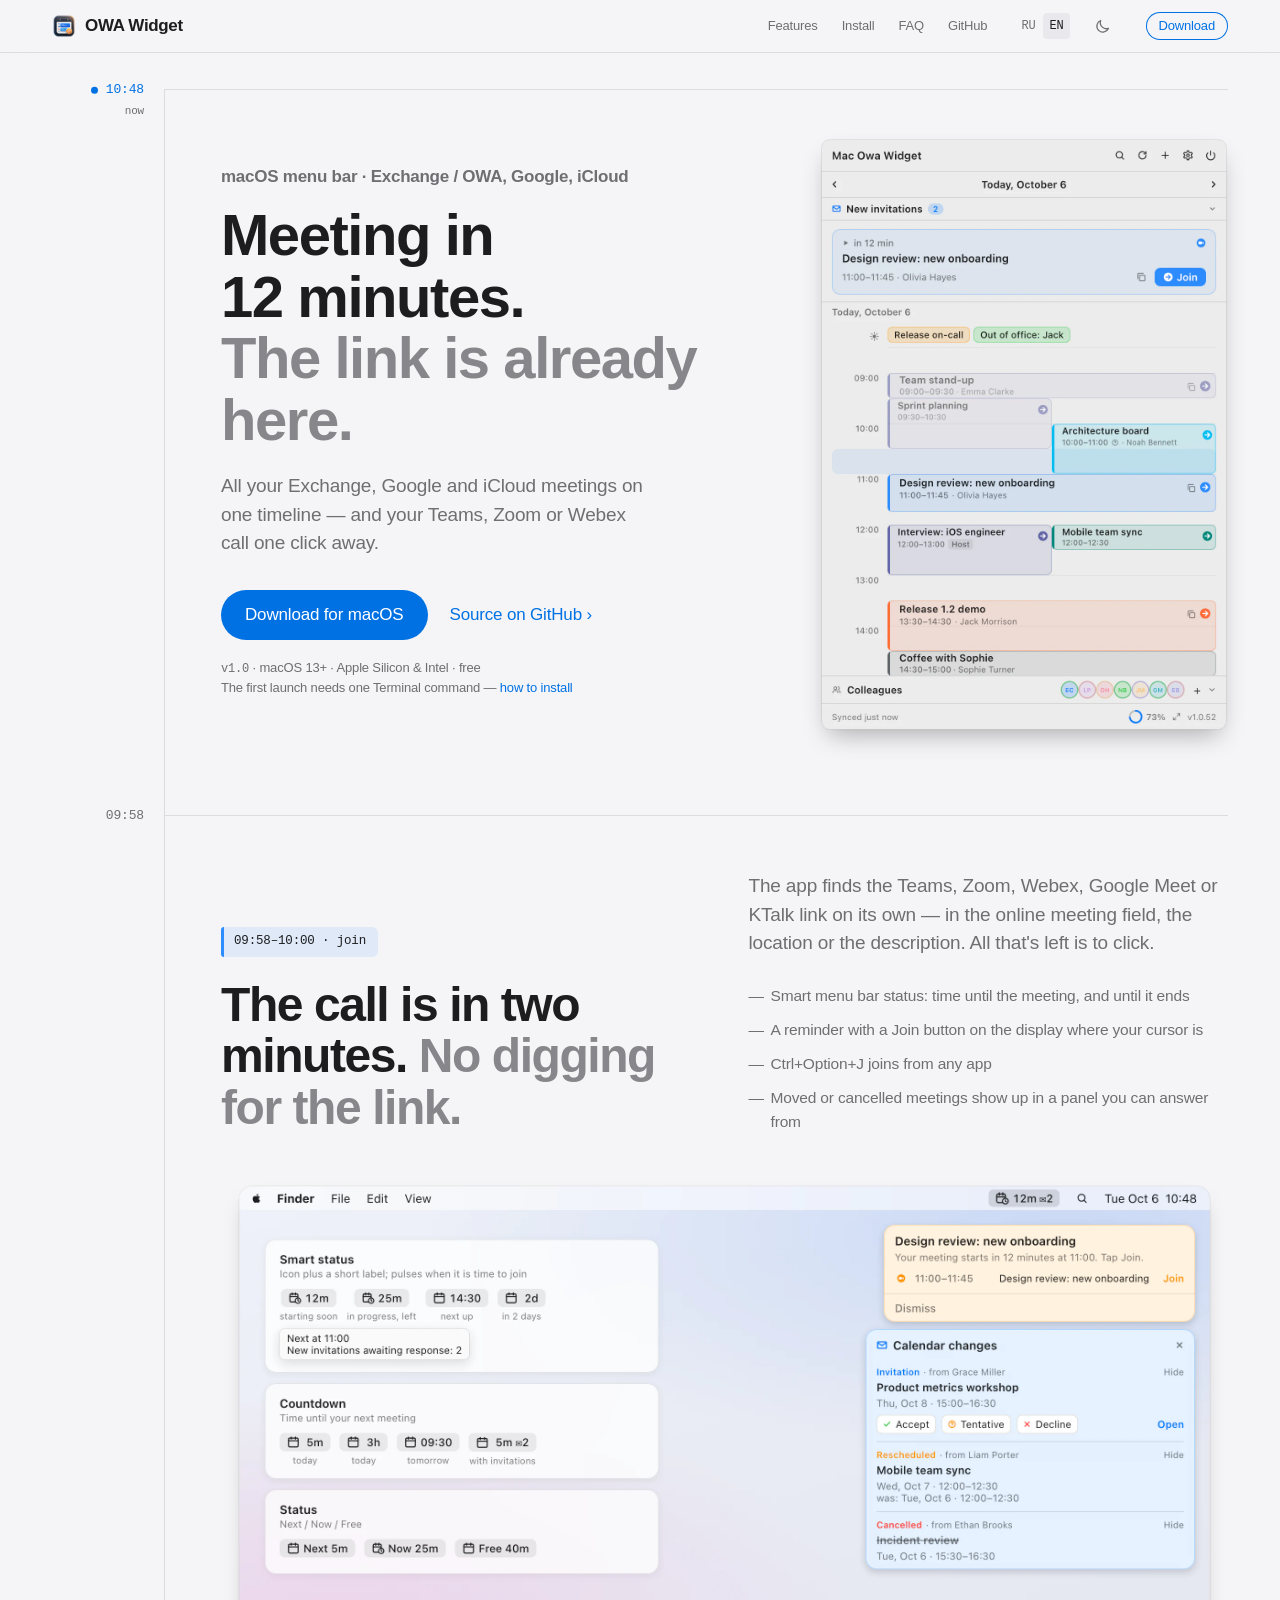
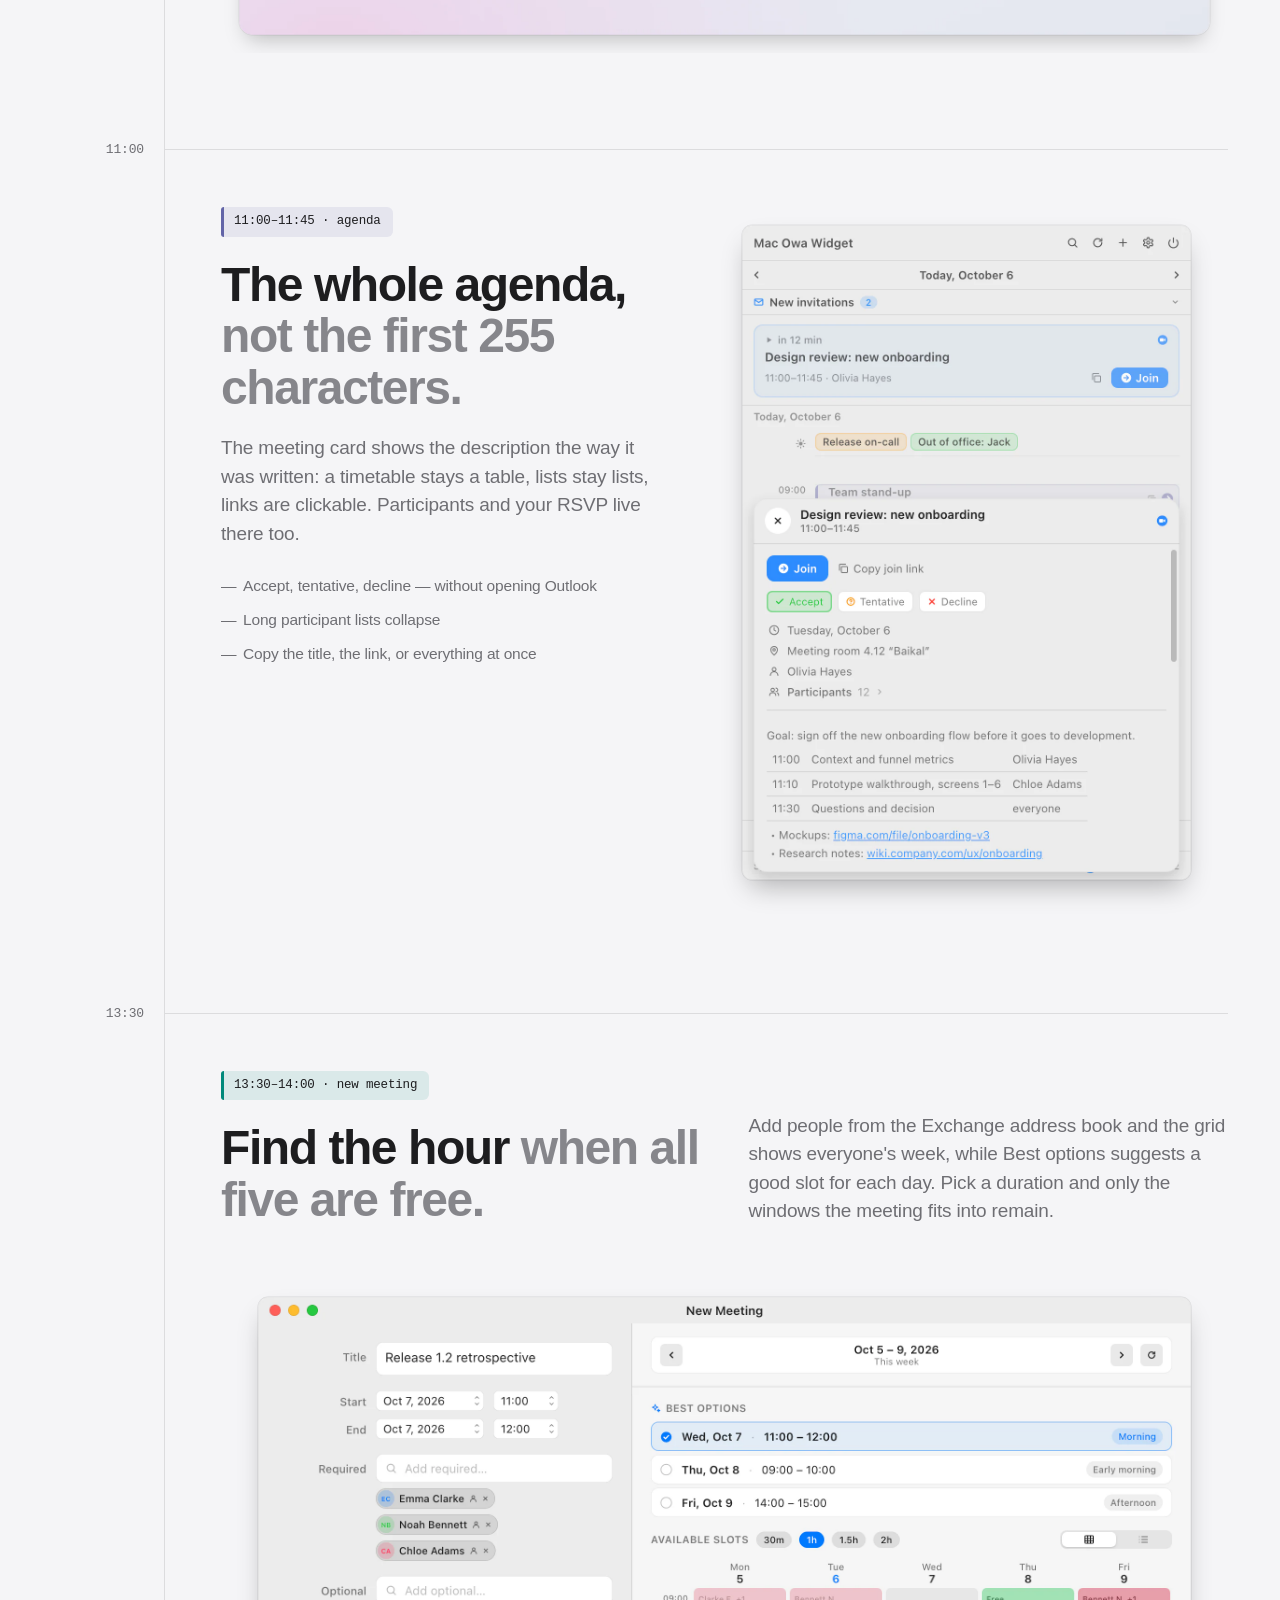
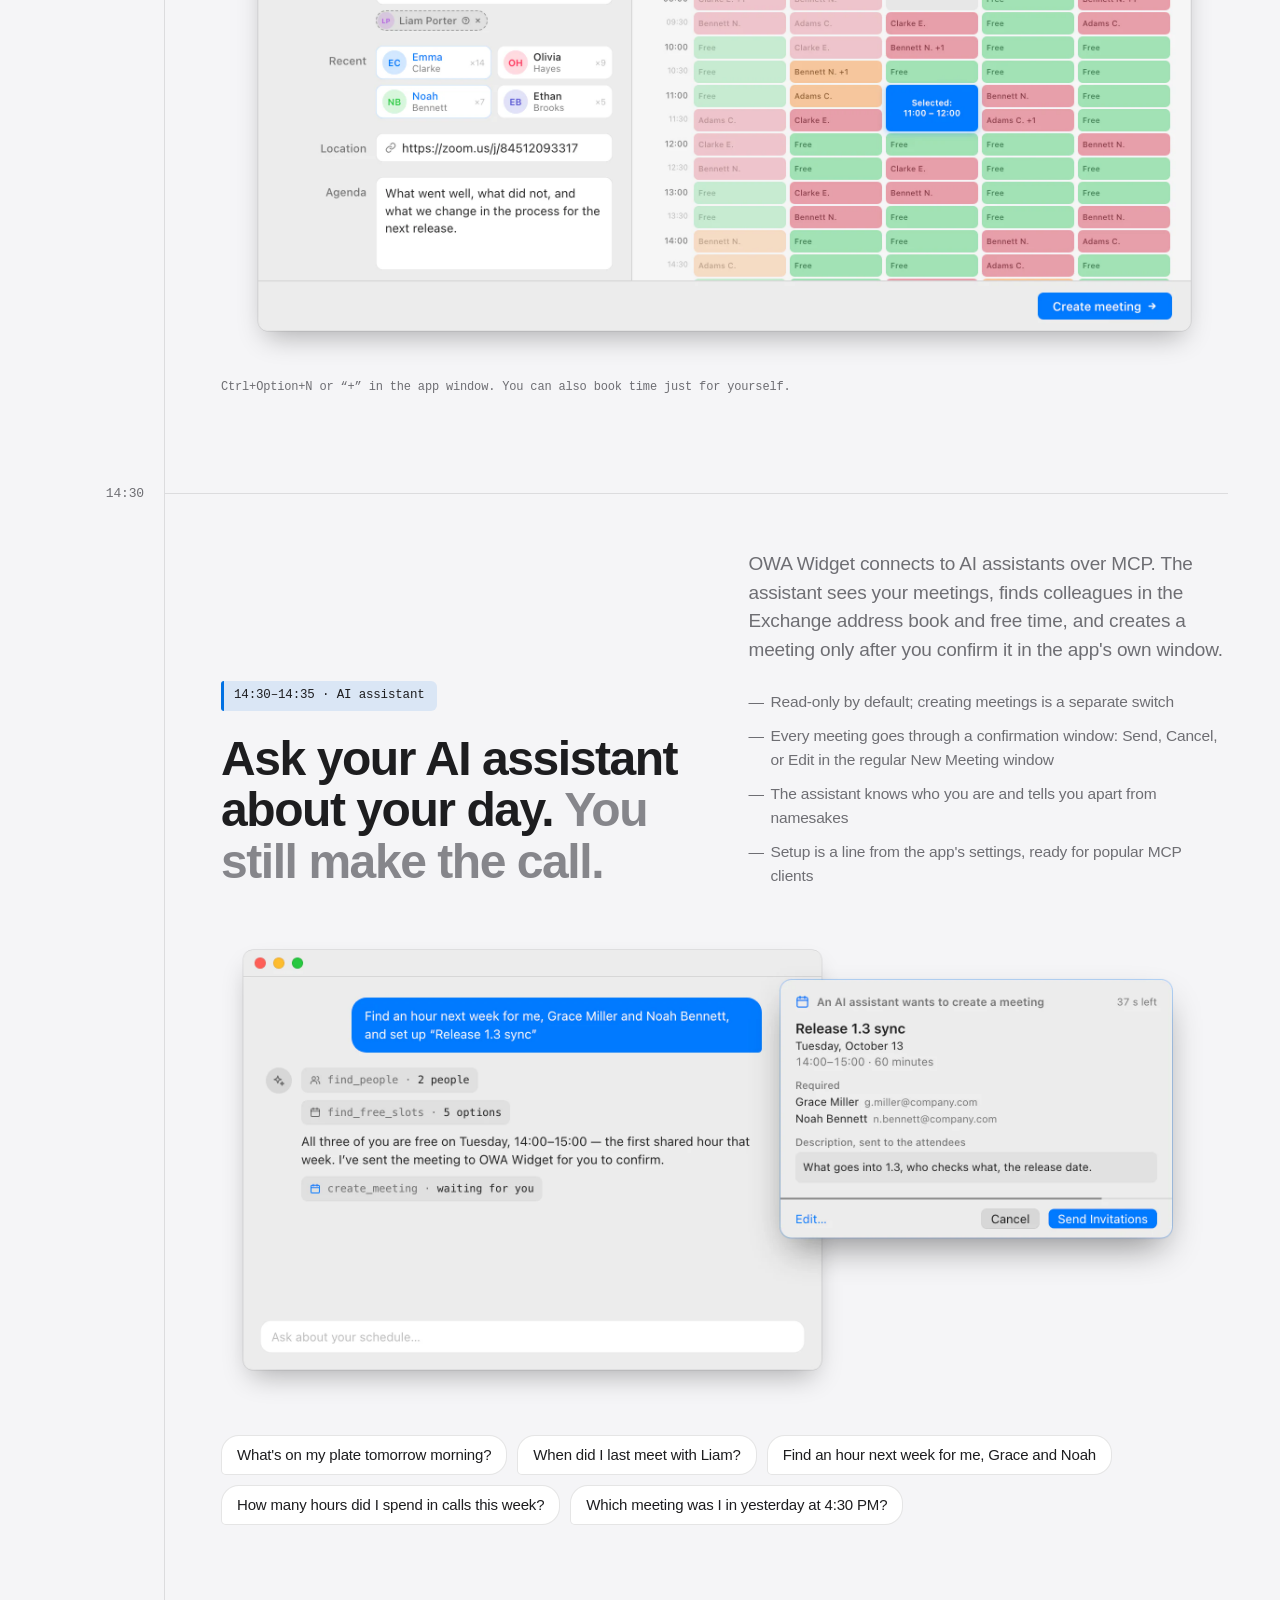
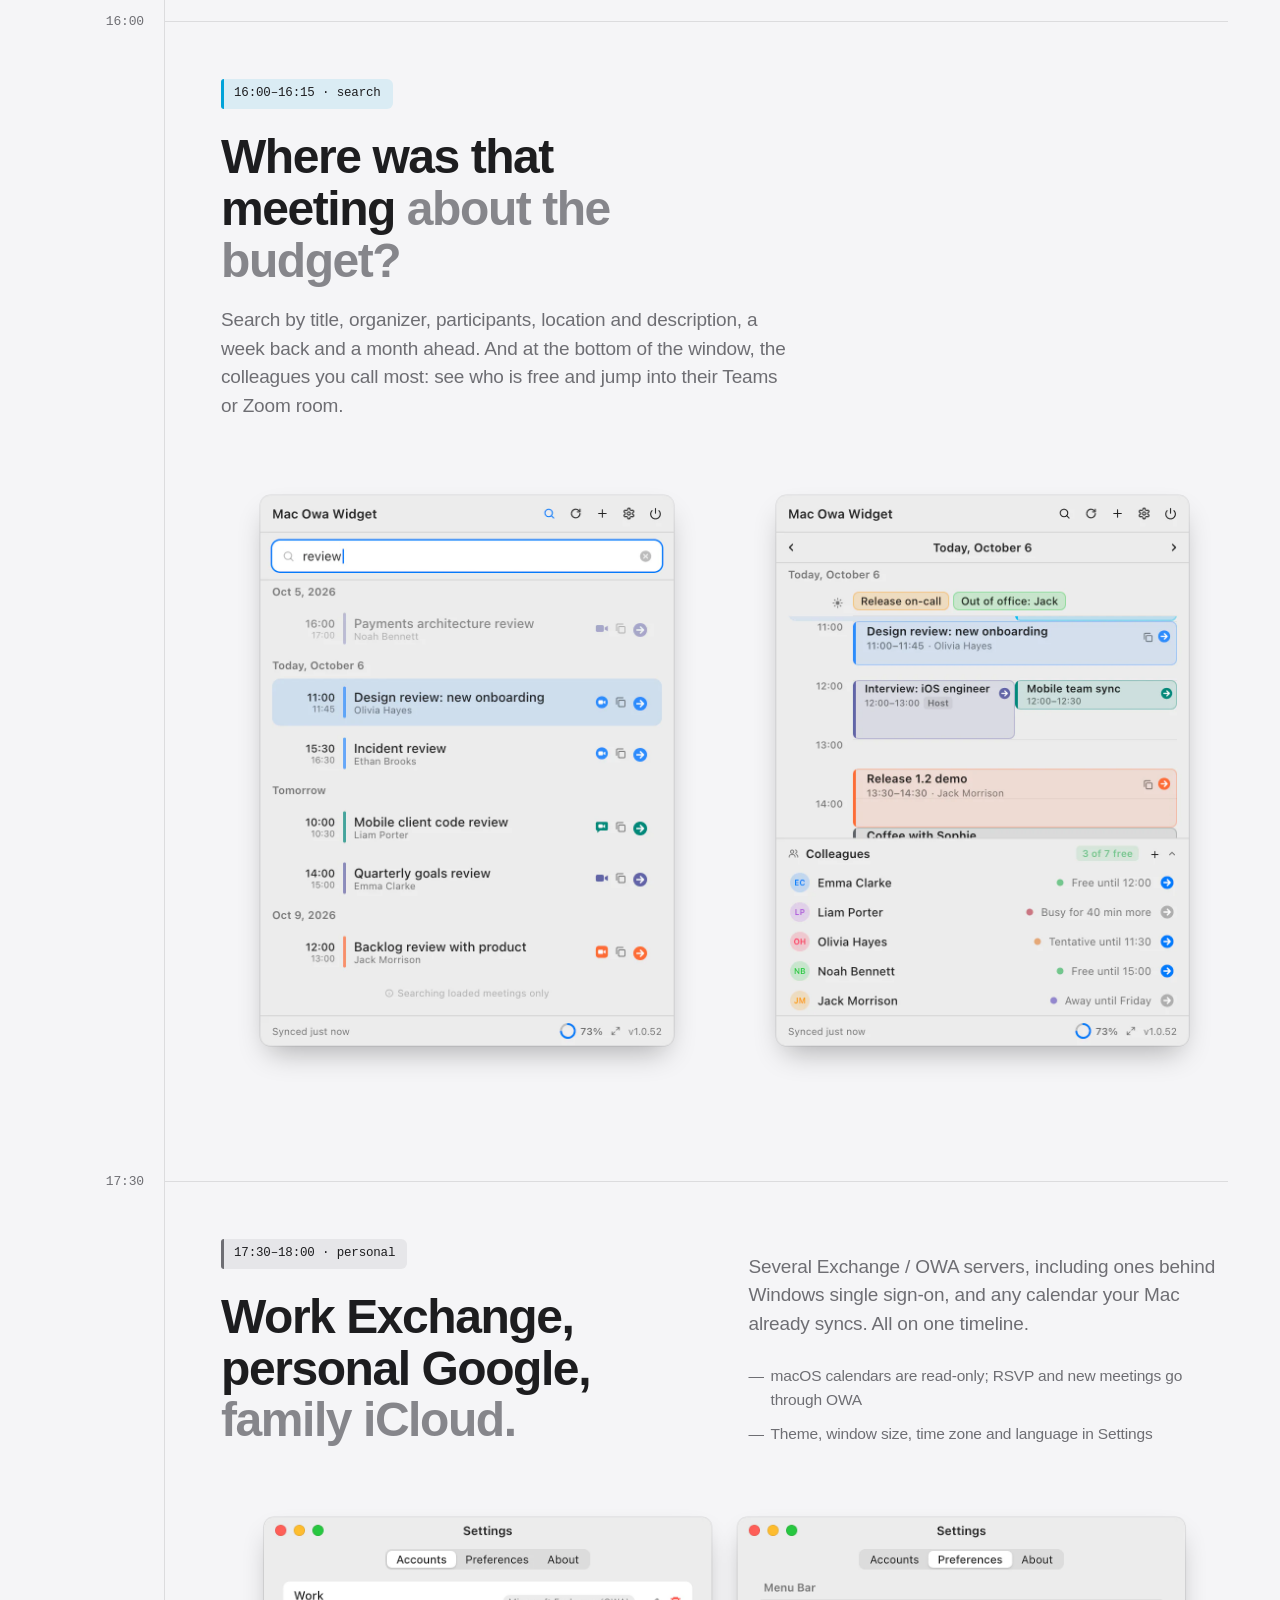
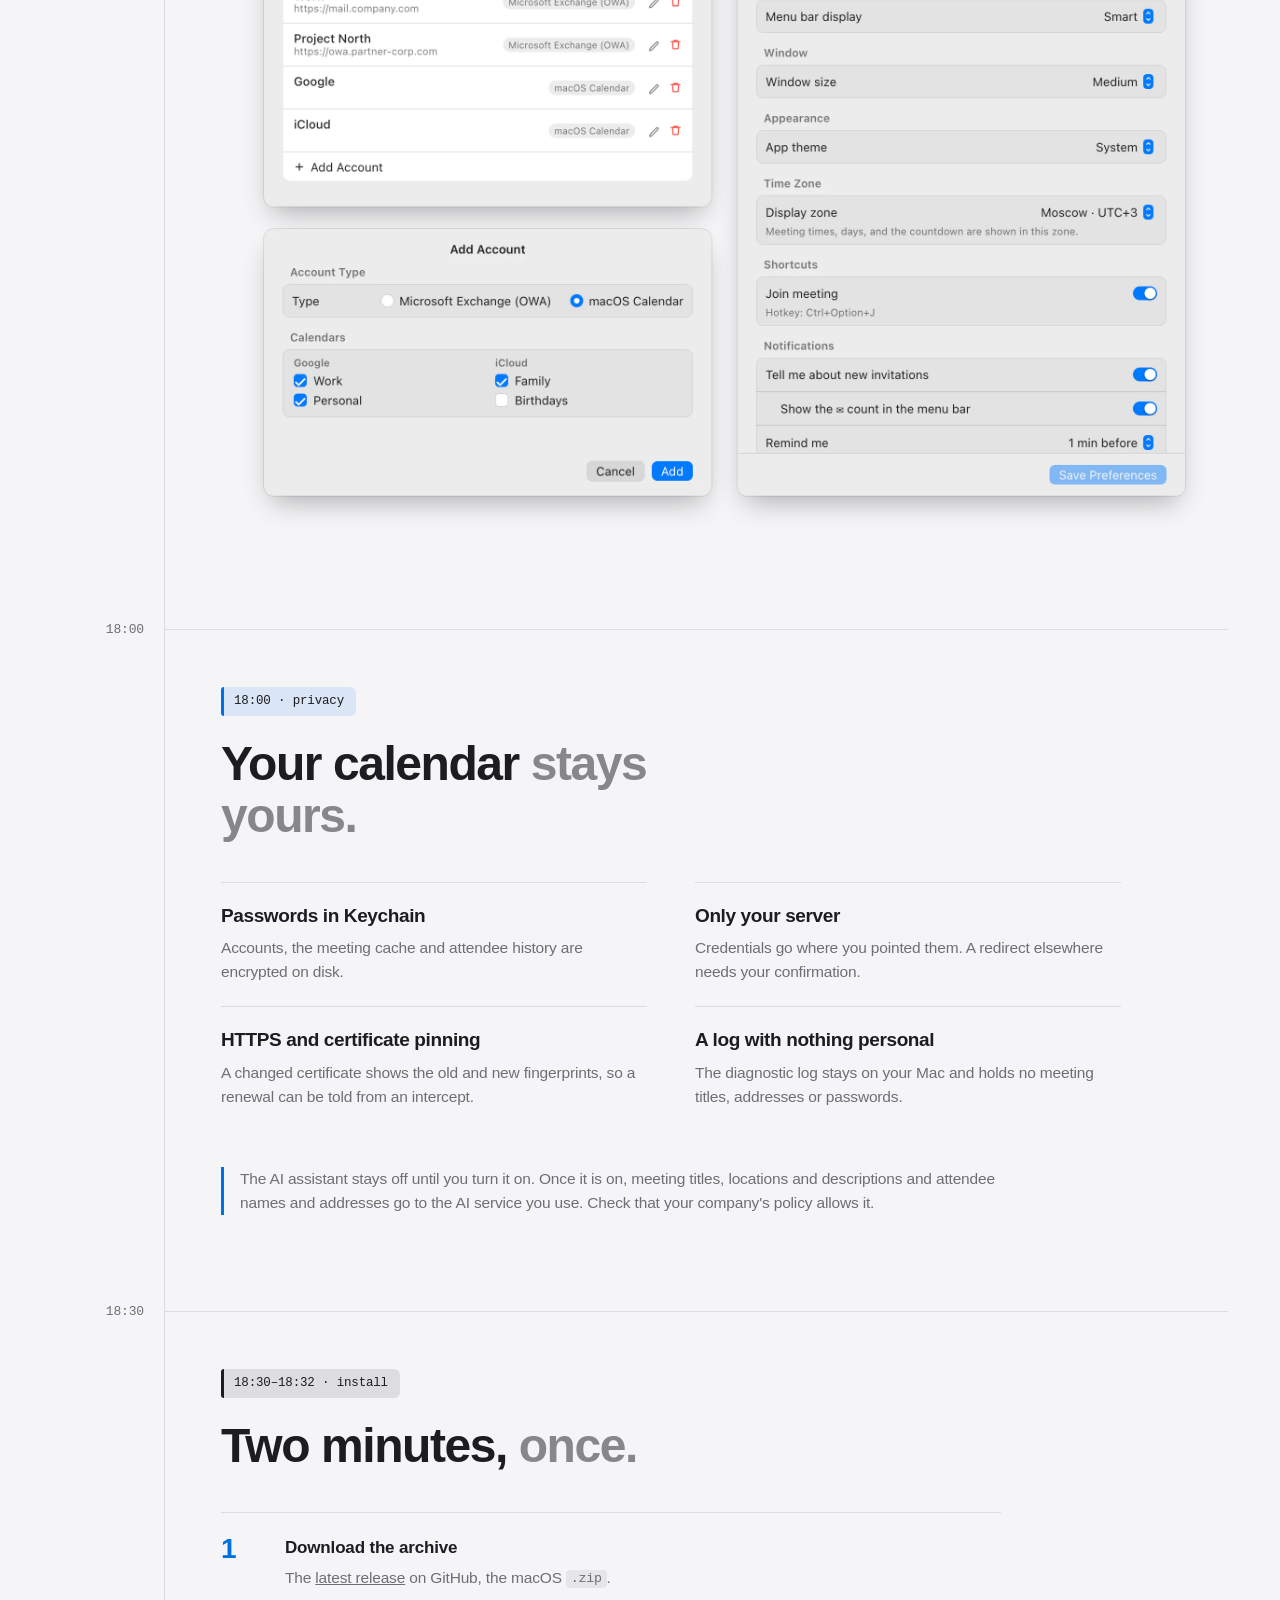
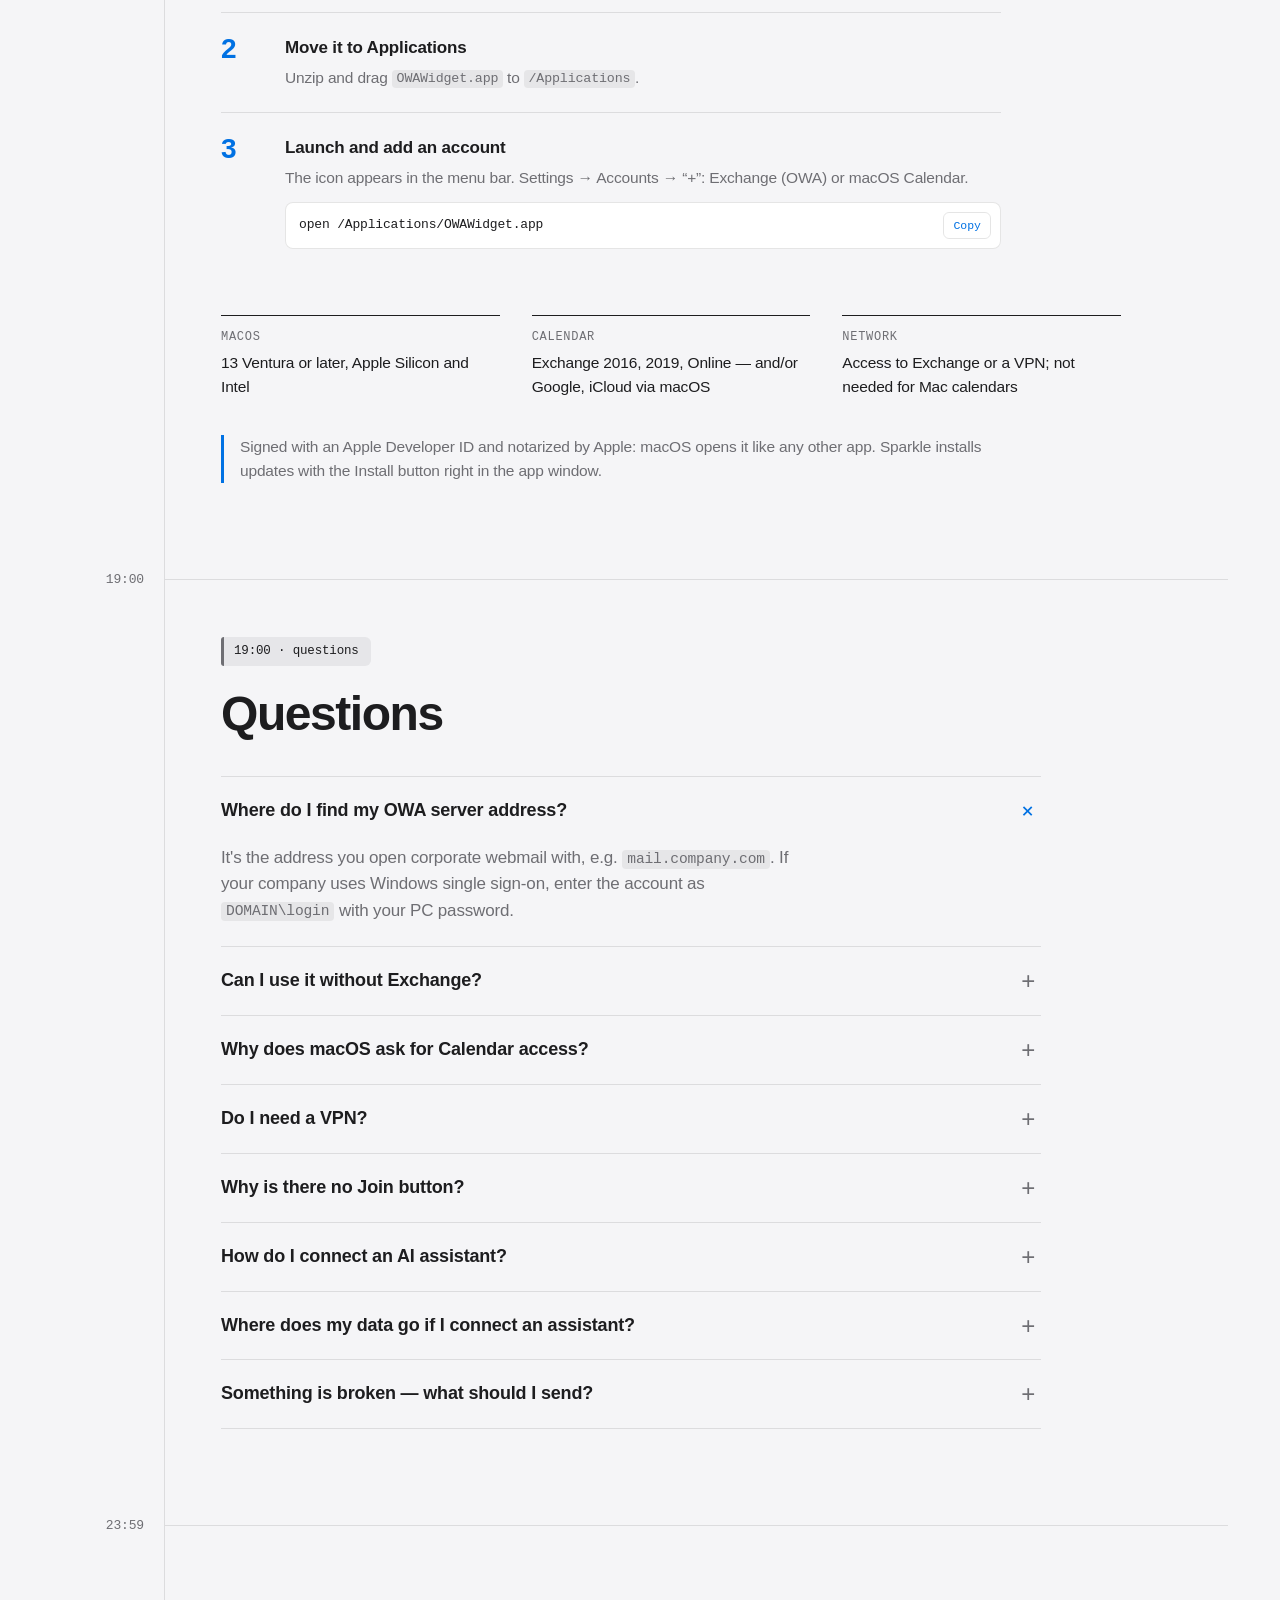
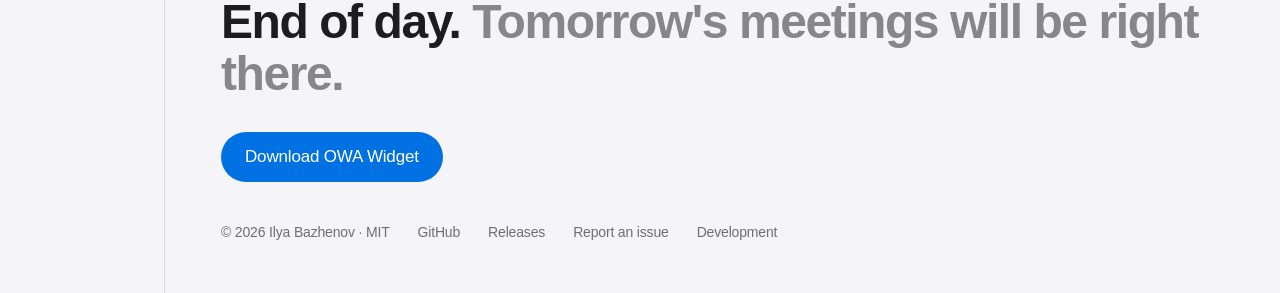
<file: docs/index.html>
<!DOCTYPE html>
<html lang="en">
<head>
<meta charset="UTF-8">
<meta name="viewport" content="width=device-width, initial-scale=1.0">
<title>OWA Widget — Exchange &amp; Outlook calendar in the macOS menu bar</title>
<meta name="description" content="A macOS menu bar app: meetings from Microsoft Exchange / OWA, Google and iCloud, one-click join for Teams, Zoom, Webex and Google Meet, and an MCP server for AI assistants.">
<link rel="canonical" href="https://ilyabazhenov.github.io/mac-owa-widget/">
<meta name="google-site-verification" content="Cx-lKp-MVBxipIEDuS_amiiELlxAJ0gDqKOZgYpGUCo">
<link rel="alternate" hreflang="en" href="https://ilyabazhenov.github.io/mac-owa-widget/">
<link rel="alternate" hreflang="ru" href="https://ilyabazhenov.github.io/mac-owa-widget/ru/">
<link rel="alternate" hreflang="x-default" href="https://ilyabazhenov.github.io/mac-owa-widget/">
<link rel="icon" href="images/app-icon-64.png" sizes="64x64">
<link rel="apple-touch-icon" href="images/app-icon.png">
<meta name="theme-color" content="#f5f5f7" media="(prefers-color-scheme: light)">
<meta name="theme-color" content="#000000" media="(prefers-color-scheme: dark)">
<link rel="stylesheet" href="site.css">
<script>
  // First visit from a Russian-language browser goes to /ru/; an explicit RU/EN choice wins.
  try {
    var l = localStorage.getItem('owa-lang');
    if (l === 'ru' || (!l && /^ru\b/i.test(navigator.language || ''))) location.replace('ru/' + location.hash);
  } catch (e) {}
  try { var t = localStorage.getItem('owa-theme'); if (t === 'light' || t === 'dark') document.documentElement.dataset.theme = t; } catch (e) {}
</script>

<meta property="og:title" content="OWA Widget — Exchange &amp; Outlook calendar in the macOS menu bar">
<meta property="og:description" content="Microsoft Exchange / OWA, Google and iCloud meetings in the macOS menu bar, and one-click join for your call.">
<meta property="og:url" content="https://ilyabazhenov.github.io/mac-owa-widget/">
<meta property="og:locale" content="en_US">
<meta property="og:locale:alternate" content="ru_RU">
<meta property="og:image" content="https://ilyabazhenov.github.io/mac-owa-widget/images/hero-light-en.png">
<meta property="og:image:width" content="2560">
<meta property="og:image:height" content="1280">
<meta property="og:image:alt" content="OWA Widget. Meeting in 12 minutes. The link is already here.">
<meta property="og:type" content="website">
<meta property="og:site_name" content="OWA Widget">
<meta name="twitter:card" content="summary_large_image">

<script type="application/ld+json">
{
  "@context": "https://schema.org",
  "@graph": [
    {
      "@type": "SoftwareApplication",
      "@id": "https://ilyabazhenov.github.io/mac-owa-widget/#app",
      "name": "OWA Widget",
      "description": "A macOS menu bar app: meetings from Microsoft Exchange / OWA, Google and iCloud, and one-click join for Teams, Zoom, Webex and Google Meet.",
      "url": "https://ilyabazhenov.github.io/mac-owa-widget/",
      "inLanguage": "en",
      "operatingSystem": "macOS 13+",
      "applicationCategory": "BusinessApplication",
      "applicationSubCategory": "Calendar",
      "downloadUrl": "https://github.com/ilyabazhenov/mac-owa-widget/releases/latest",
      "image": "https://ilyabazhenov.github.io/mac-owa-widget/images/hero-light-en.png",
      "offers": {
        "@type": "Offer",
        "price": "0",
        "priceCurrency": "USD"
      },
      "license": "https://opensource.org/licenses/MIT",
      "author": {
        "@type": "Person",
        "name": "Ilya Bazhenov",
        "url": "https://github.com/ilyabazhenov"
      },
      "sameAs": [
        "https://github.com/ilyabazhenov/mac-owa-widget"
      ]
    },
    {
      "@type": "FAQPage",
      "inLanguage": "en",
      "mainEntity": [
        {
          "@type": "Question",
          "name": "Where do I find my OWA server address?",
          "acceptedAnswer": {
            "@type": "Answer",
            "text": "It's the address you open corporate webmail with, e.g. mail.company.com. If your company uses Windows single sign-on, enter the account as DOMAIN\\login with your PC password."
          }
        },
        {
          "@type": "Question",
          "name": "Can I use it without Exchange?",
          "acceptedAnswer": {
            "@type": "Answer",
            "text": "Yes. Add a “macOS Calendar” account and the widget shows the calendars your Mac syncs: Google, iCloud, local. They are read-only: RSVP, new meetings and Colleagues need Exchange / OWA."
          }
        },
        {
          "@type": "Question",
          "name": "Why does macOS ask for Calendar access?",
          "acceptedAnswer": {
            "@type": "Answer",
            "text": "Only to read Google, iCloud and local calendars. If you use Exchange / OWA alone, you can decline it."
          }
        },
        {
          "@type": "Question",
          "name": "Do I need a VPN?",
          "acceptedAnswer": {
            "@type": "Answer",
            "text": "If Exchange is only reachable from the corporate network, yes: the app needs the same server your browser sees. Google and iCloud calendars don't need it."
          }
        },
        {
          "@type": "Question",
          "name": "Why is there no Join button?",
          "acceptedAnswer": {
            "@type": "Answer",
            "text": "The button appears when the online meeting field, location or description contains a call link. Check that the organizer added one."
          }
        },
        {
          "@type": "Question",
          "name": "Something is broken — what should I send?",
          "acceptedAnswer": {
            "@type": "Answer",
            "text": "Right-click the menu bar icon → “Copy diagnostics” and attach it to a GitHub issue. The log contains no meeting titles, addresses or passwords."
          }
        }
      ]
    }
  ]
}
</script>
</head>
<body>

<header>
  <div class="page bar">
    <a class="brand" href="./"><img src="images/app-icon-64.png" width="24" height="24" alt="">OWA Widget</a>
    <nav class="menu">
      <a href="#join">Features</a>
      <a href="#install">Install</a>
      <a href="#faq">FAQ</a>
      <a href="https://github.com/ilyabazhenov/mac-owa-widget">GitHub</a>
    </nav>
    <nav class="lang" aria-label="Language">
      <a href="ru/" hreflang="ru" lang="ru" data-lang="ru">RU</a>
      <a href="./" hreflang="en" lang="en" data-lang="en" aria-current="page">EN</a>
    </nav>
    <button type="button" class="theme" id="theme" aria-label="Theme">
      <svg class="moon" viewBox="0 0 24 24" fill="none" stroke="currentColor" stroke-width="1.8" stroke-linecap="round" stroke-linejoin="round"><path d="M20.5 14.5A8.5 8.5 0 0 1 9.5 3.5a8.5 8.5 0 1 0 11 11Z"/></svg>
      <svg class="sun" viewBox="0 0 24 24" fill="none" stroke="currentColor" stroke-width="1.8" stroke-linecap="round"><circle cx="12" cy="12" r="4"/><path d="M12 2.5v2M12 19.5v2M2.5 12h2M19.5 12h2M5.3 5.3l1.4 1.4M17.3 17.3l1.4 1.4M5.3 18.7l1.4-1.4M17.3 6.7l1.4-1.4"/></svg>
    </button>
    <a class="btn btn-ink btn-small" href="https://github.com/ilyabazhenov/mac-owa-widget/releases/latest">Download</a>
  </div>
</header>

<main class="page">

  <!-- Now: the rail shows the time on the screenshot, so the headline and the popover tell one story -->
  <section class="slot hero">
    <div class="time"><span class="t">10:48</span><span class="now-tag">now</span></div>
    <div class="body">
      <div class="hero-grid">
        <div>
          <p class="kicker">macOS menu bar · Exchange / OWA, Google, iCloud</p>
          <h1>Meeting in<br>12&nbsp;minutes.<br><em>The link is already here.</em></h1>
          <p class="lead">All your Exchange, Google and iCloud meetings on one timeline — and your Teams, Zoom or Webex call one click away.</p>
          <div class="cta">
            <a class="btn btn-ink" href="https://github.com/ilyabazhenov/mac-owa-widget/releases/latest">Download for macOS</a>
            <a class="link" href="https://github.com/ilyabazhenov/mac-owa-widget">Source on GitHub ›</a>
          </div>
          <p class="fine"><span class="mono" id="version">v1.0</span> · macOS 13+ · Apple Silicon &amp; Intel · free<br>
            The first launch needs one Terminal command — <a href="#install">how to install</a></p></div>
        <figure class="shot">
          <img class="only-light" src="images/popover-light-en.webp" width="1120" height="1560" alt="OWA Widget window: the day timeline, next meeting, all-day events and colleagues">
          <img class="only-dark" src="images/popover-en.webp" width="1120" height="1560" alt="OWA Widget window: the day timeline, next meeting, all-day events and colleagues">
        </figure>
      </div>
    </div>
  </section>

  <!-- 09:58 Join -->
  <section class="slot" id="join" data-t="09:58">
    <div class="time"><span class="t">09:58</span></div>
    <div class="body">
      <div class="wide-head">
        <div>
          <span class="evt" style="--c:var(--zoom)">09:58–10:00 · join</span>
          <h2>The call is in two minutes. <em>No digging for the link.</em></h2>
        </div>
        <div>
          <p class="lead">The app finds the Teams, Zoom, Webex, Google Meet or KTalk link on its own — in the online meeting field, the location or the description. All that's left is to click.</p>
          <ul class="facts">
            <li>Smart menu bar status: time until the meeting, and until it ends</li>
            <li>A reminder with a Join button on the display where your cursor is</li>
            <li>Ctrl+Option+J joins from any app</li>
            <li>Moved or cancelled meetings show up in a panel you can answer from</li>
          </ul>
        </div>
      </div>
      <figure>
        <img class="only-light" src="images/menubar-light-en.webp" width="2200" height="1060" alt="Menu bar modes, a meeting reminder and the calendar changes panel" loading="lazy"><img class="only-dark" src="images/menubar-en.webp" width="2200" height="1060" alt="Menu bar modes, a meeting reminder and the calendar changes panel" loading="lazy">
      </figure>
    </div>
  </section>

  <!-- 11:00 Agenda -->
  <section class="slot" data-t="11:00">
    <div class="time"><span class="t">11:00</span></div>
    <div class="body split">
      <div>
        <span class="evt" style="--c:var(--teams)">11:00–11:45 · agenda</span>
        <h2>The whole agenda, <em>not the first 255 characters.</em></h2>
        <p class="lead">The meeting card shows the description the way it was written: a timetable stays a table, lists stay lists, links are clickable. Participants and your RSVP live there too.</p>
        <ul class="facts">
          <li>Accept, tentative, decline — without opening Outlook</li>
          <li>Long participant lists collapse</li>
          <li>Copy the title, the link, or everything at once</li>
        </ul>
      </div>
      <figure>
        <img class="only-light" src="images/details-light-en.webp" width="1120" height="1560" alt="Meeting card with RSVP buttons and the agenda" loading="lazy"><img class="only-dark" src="images/details-en.webp" width="1120" height="1560" alt="Meeting card with RSVP buttons and the agenda" loading="lazy">
      </figure>
    </div>
  </section>

  <!-- 13:30 Create -->
  <section class="slot" data-t="13:30">
    <div class="time"><span class="t">13:30</span></div>
    <div class="body">
      <div class="wide-head">
        <div>
          <span class="evt" style="--c:var(--meet)">13:30–14:00 · new meeting</span>
          <h2>Find the hour <em>when all five are free.</em></h2>
        </div>
        <p class="lead">Add people from the Exchange address book and the grid shows everyone's week, while Best options suggests a good slot for each day. Pick a duration and only the windows the meeting fits into remain.</p></div>
      <figure>
        <img class="only-light" src="images/create-meeting-light-en.webp" width="2160" height="1520" alt="New meeting window with the availability grid" loading="lazy"><img class="only-dark" src="images/create-meeting-en.webp" width="2160" height="1520" alt="New meeting window with the availability grid" loading="lazy">
        <figcaption>Ctrl+Option+N or “+” in the app window. You can also book time just for yourself.</figcaption>
      </figure>
    </div>
  </section>

  <!-- 14:30 AI assistant -->
  <section class="slot" id="assistant" data-t="14:30">
    <div class="time"><span class="t">14:30</span></div>
    <div class="body">
      <div class="wide-head">
        <div>
          <span class="evt">14:30–14:35 · AI assistant</span>
          <h2>Ask your AI assistant about your day. <em>You still make the call.</em></h2>
        </div>
        <div>
          <p class="lead">OWA Widget connects to AI assistants over MCP. The assistant sees your meetings, finds colleagues in the Exchange address book and free time, and creates a meeting only after you confirm it in the app's own window.</p>
          <ul class="facts">
            <li>Read-only by default; creating meetings is a separate switch</li>
            <li>Every meeting goes through a confirmation window: Send, Cancel, or Edit in the regular New Meeting window</li>
            <li>The assistant knows who you are and tells you apart from namesakes</li>
            <li>Setup is a line from the app's settings, ready for popular MCP clients</li>
          </ul>
        </div>
      </div>
      <figure>
        <img class="only-light" src="images/assistant-light-en.webp" width="2160" height="1040" alt="The assistant finds a shared free hour and sends the meeting to OWA Widget for confirmation" loading="lazy"><img class="only-dark" src="images/assistant-en.webp" width="2160" height="1040" alt="The assistant finds a shared free hour and sends the meeting to OWA Widget for confirmation" loading="lazy">
      </figure>
      <ul class="asks" aria-label="Example questions">
        <li>What's on my plate tomorrow morning?</li>
        <li>When did I last meet with Liam?</li>
        <li>Find an hour next week for me, Grace and Noah</li>
        <li>How many hours did I spend in calls this week?</li>
        <li>Which meeting was I in yesterday at 4:30 PM?</li>
      </ul>
    </div>
  </section>

  <!-- 16:00 Search & colleagues -->
  <section class="slot" data-t="16:00">
    <div class="time"><span class="t">16:00</span></div>
    <div class="body">
      <span class="evt" style="--c:var(--webex)">16:00–16:15 · search</span>
      <h2>Where was that meeting <em>about the budget?</em></h2>
      <p class="lead">Search by title, organizer, participants, location and description, a week back and a month ahead. And at the bottom of the window, the colleagues you call most: see who is free and jump into their Teams or Zoom room.</p>
      <div class="pair">
        <figure>
          <img class="only-light" src="images/search-light-en.webp" width="1000" height="1280" alt="Meeting search results" loading="lazy"><img class="only-dark" src="images/search-en.webp" width="1000" height="1280" alt="Meeting search results" loading="lazy">
        </figure>
        <figure>
          <img class="only-light" src="images/colleagues-light-en.webp" width="1000" height="1280" alt="Colleagues section with availability" loading="lazy"><img class="only-dark" src="images/colleagues-en.webp" width="1000" height="1280" alt="Colleagues section with availability" loading="lazy">
        </figure>
      </div>
    </div>
  </section>

  <!-- 17:30 Accounts -->
  <section class="slot" data-t="17:30">
    <div class="time"><span class="t">17:30</span></div>
    <div class="body">
      <div class="wide-head">
        <div>
          <span class="evt" style="--c:var(--gray)">17:30–18:00 · personal</span>
          <h2>Work Exchange, personal Google, <em>family iCloud.</em></h2>
        </div>
        <div>
          <p class="lead">Several Exchange / OWA servers, including ones behind Windows single sign-on, and any calendar your Mac already syncs. All on one timeline.</p>
          <ul class="facts">
            <li>macOS calendars are read-only; RSVP and new meetings go through OWA</li>
            <li>Theme, window size, time zone and language in Settings</li>
          </ul>
        </div>
      </div>
      <figure>
        <img class="only-light" src="images/settings-light-en.webp" width="2160" height="1400" alt="Accounts list, macOS calendar picker and preferences" loading="lazy"><img class="only-dark" src="images/settings-en.webp" width="2160" height="1400" alt="Accounts list, macOS calendar picker and preferences" loading="lazy">
      </figure>
    </div>
  </section>

  <!-- 18:00 Privacy -->
  <section class="slot" data-t="18:00">
    <div class="time"><span class="t">18:00</span></div>
    <div class="body">
      <span class="evt">18:00 · privacy</span>
      <h2>Your calendar <em>stays yours.</em></h2>
      <div class="grid4">
        <div><b>Passwords in Keychain</b>
          <p>Accounts, the meeting cache and attendee history are encrypted on disk.</p></div>
        <div><b>Only your server</b>
          <p>Credentials go where you pointed them. A redirect elsewhere needs your confirmation.</p></div>
        <div><b>HTTPS and certificate pinning</b>
          <p>A changed certificate shows the old and new fingerprints, so a renewal can be told from an intercept.</p></div>
        <div><b>A log with nothing personal</b>
          <p>The diagnostic log stays on your Mac and holds no meeting titles, addresses or passwords.</p></div>
      </div>
      <p class="aside">The AI assistant stays off until you turn it on. Once it is on, meeting titles, locations and descriptions and attendee names and addresses go to the AI service you use. Check that your company's policy allows it.</p>
    </div>
  </section>

  <!-- 18:30 Install -->
  <section class="slot" id="install" data-t="18:30">
    <div class="time"><span class="t">18:30</span></div>
    <div class="body">
      <span class="evt" style="--c:var(--ink)">18:30–18:32 · install</span>
      <h2>Two minutes, <em>once.</em></h2>
      <ol class="steps">
        <li><div><b>Download the archive</b>
          <p>The <a href="https://github.com/ilyabazhenov/mac-owa-widget/releases/latest">latest release</a> on GitHub, the macOS <code>.zip</code>.</p></div></li>
        <li><div><b>Move it to Applications</b>
          <p>Unzip and drag <code>OWAWidget.app</code> to <code>/Applications</code>.</p></div></li>
        <li><div><b>Launch and add an account</b>
          <p>The icon appears in the menu bar. Settings → Accounts → “+”: Exchange (OWA) or macOS Calendar.</p>
          <div class="cmd"><code>open /Applications/OWAWidget.app</code><button type="button" data-copy>Copy</button></div></div></li>
      </ol>
      <dl class="req">
        <div><dt>macOS</dt><dd>13 Ventura or later, Apple Silicon and Intel</dd></div>
        <div><dt>Calendar</dt><dd>Exchange 2016, 2019, Online — and/or Google, iCloud via macOS</dd></div>
        <div><dt>Network</dt><dd>Access to Exchange or a VPN; not needed for Mac calendars</dd></div>
      </dl>
      <p class="aside">Signed with an Apple Developer ID and notarized by Apple: macOS opens it like any other app. Sparkle installs updates with the Install button right in the app window.</p></div>
  </section>

  <!-- 19:00 FAQ -->
  <section class="slot" id="faq" data-t="19:00">
    <div class="time"><span class="t">19:00</span></div>
    <div class="body">
      <span class="evt" style="--c:var(--ink-3)">19:00 · questions</span>
      <h2>Questions</h2>
      <div class="faq">
        <details open>
          <summary>Where do I find my OWA server address?</summary>
          <p>It's the address you open corporate webmail with, e.g. <code>mail.company.com</code>. If your company uses Windows single sign-on, enter the account as <code>DOMAIN\login</code> with your PC password.</p>
        </details>
        <details>
          <summary>Can I use it without Exchange?</summary>
          <p>Yes. Add a “macOS Calendar” account and the widget shows the calendars your Mac syncs: Google, iCloud, local. They are read-only: RSVP, new meetings and Colleagues need Exchange / OWA.</p>
        </details>
        <details>
          <summary>Why does macOS ask for Calendar access?</summary>
          <p>Only to read Google, iCloud and local calendars. If you use Exchange / OWA alone, you can decline it.</p>
        </details>
        <details>
          <summary>Do I need a VPN?</summary>
          <p>If Exchange is only reachable from the corporate network, yes: the app needs the same server your browser sees. Google and iCloud calendars don't need it.</p>
        </details>
        <details>
          <summary>Why is there no Join button?</summary>
          <p>The button appears when the online meeting field, location or description contains a call link. Check that the organizer added one.</p>
        </details>
        <details>
          <summary>How do I connect an AI assistant?</summary>
          <p>In Settings → “AI (MCP)”, turn access on and copy the ready-made connection line for your MCP client. The assistant sees meetings from the last 7 days and the next 30. It can create meetings only if you turn that on with a separate switch, and you confirm each one in the app's window.</p>
        </details>
        <details>
          <summary>Where does my data go if I connect an assistant?</summary>
          <p>The app itself sends it nowhere: the assistant reads it over a local connection on your Mac. But what the assistant reads — meeting titles, descriptions and attendees — goes to the AI service you use. While access is off, the assistant sees nothing.</p>
        </details>
        <details>
          <summary>Something is broken — what should I send?</summary>
          <p>Right-click the menu bar icon → “Copy diagnostics” and attach it to a <a href="https://github.com/ilyabazhenov/mac-owa-widget/issues">GitHub issue</a>. The log contains no meeting titles, addresses or passwords.</p>
        </details>
      </div>
    </div>
  </section>

  <!-- 23:59 -->
  <section class="slot end">
    <div class="time"><span class="t">23:59</span></div>
    <div class="body">
      <h2>End of day. <em>Tomorrow's meetings will be right there.</em></h2>
      <div class="cta">
        <a class="btn btn-ink" href="https://github.com/ilyabazhenov/mac-owa-widget/releases/latest">Download OWA Widget</a>
      </div>
      <div class="foot">
        <span>© 2026 Ilya Bazhenov · MIT</span>
        <a href="https://github.com/ilyabazhenov/mac-owa-widget">GitHub</a>
        <a href="https://github.com/ilyabazhenov/mac-owa-widget/releases">Releases</a>
        <a href="https://github.com/ilyabazhenov/mac-owa-widget/issues">Report an issue</a>
        <a href="https://github.com/ilyabazhenov/mac-owa-widget/blob/main/DEVELOPMENT.md">Development</a>
      </div>
    </div>
  </section>

</main>

<script src="site.js" defer></script>
</body>
</html>
</file>
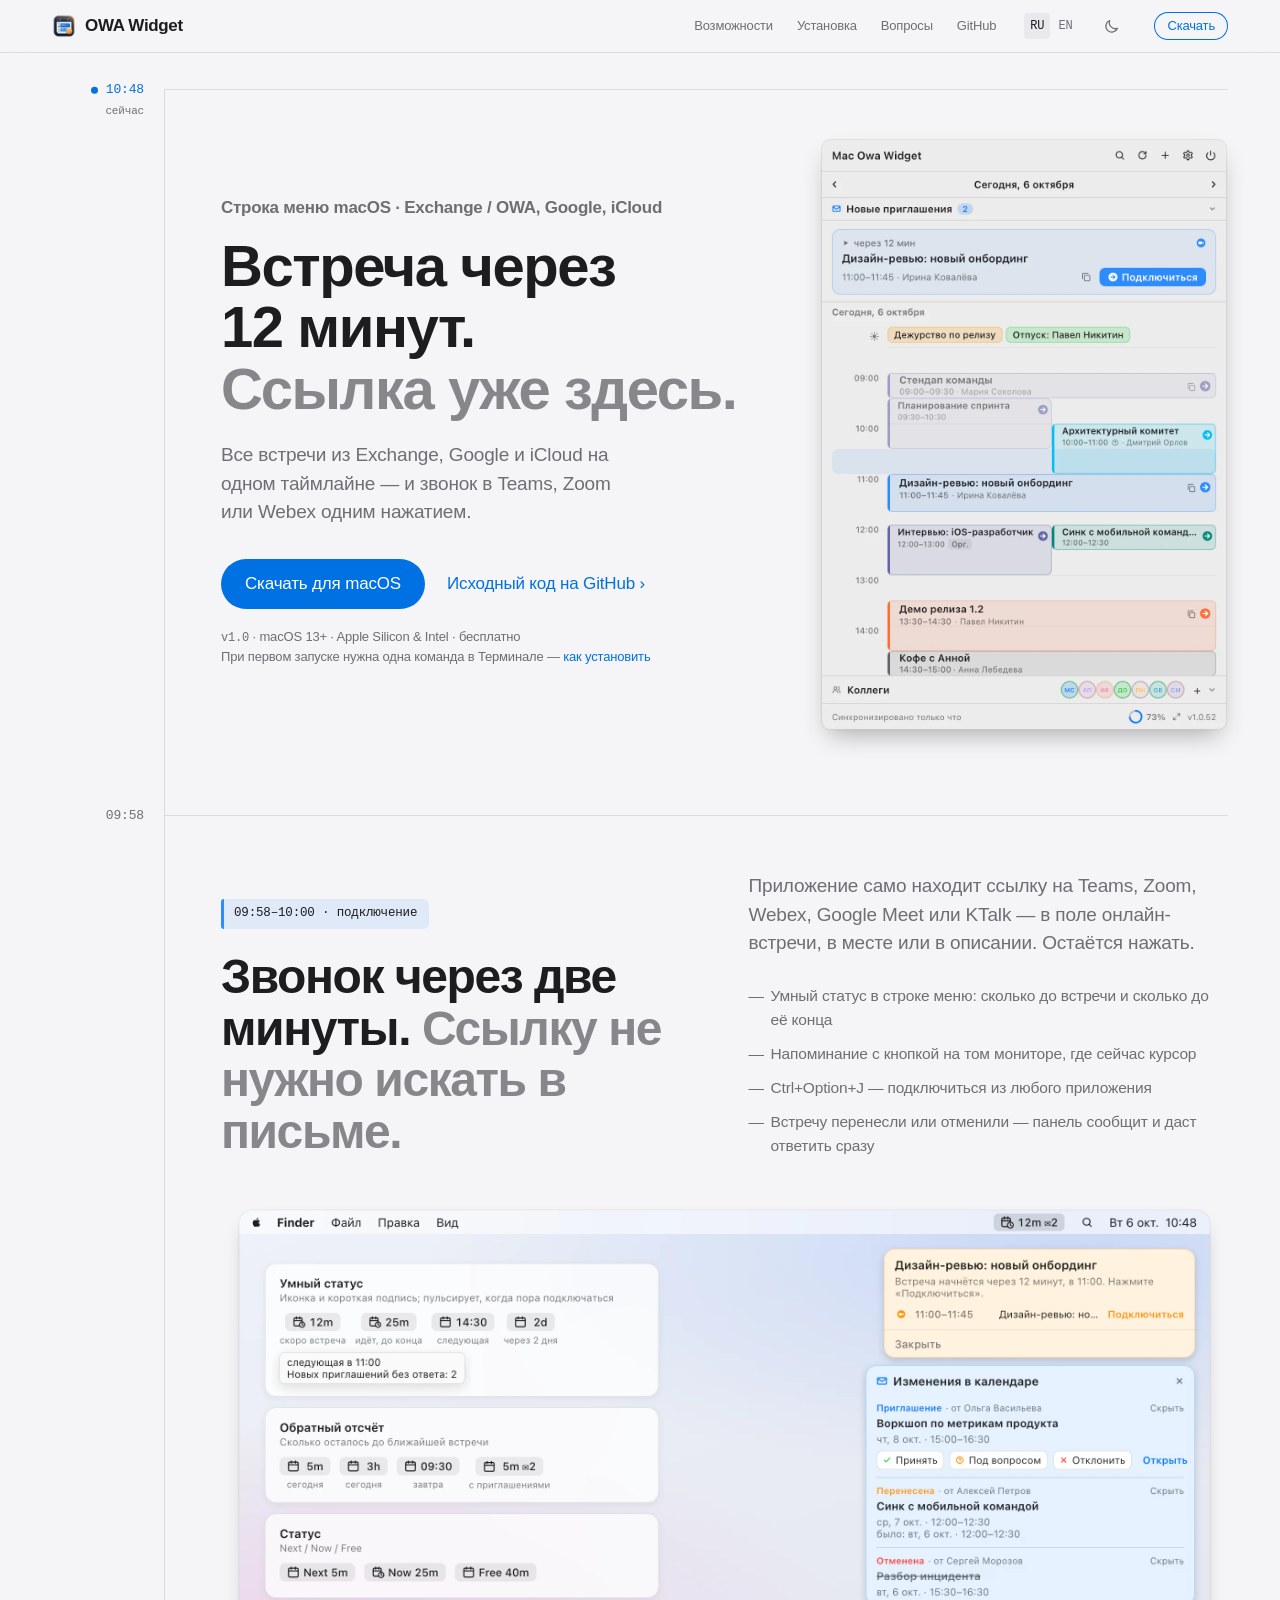
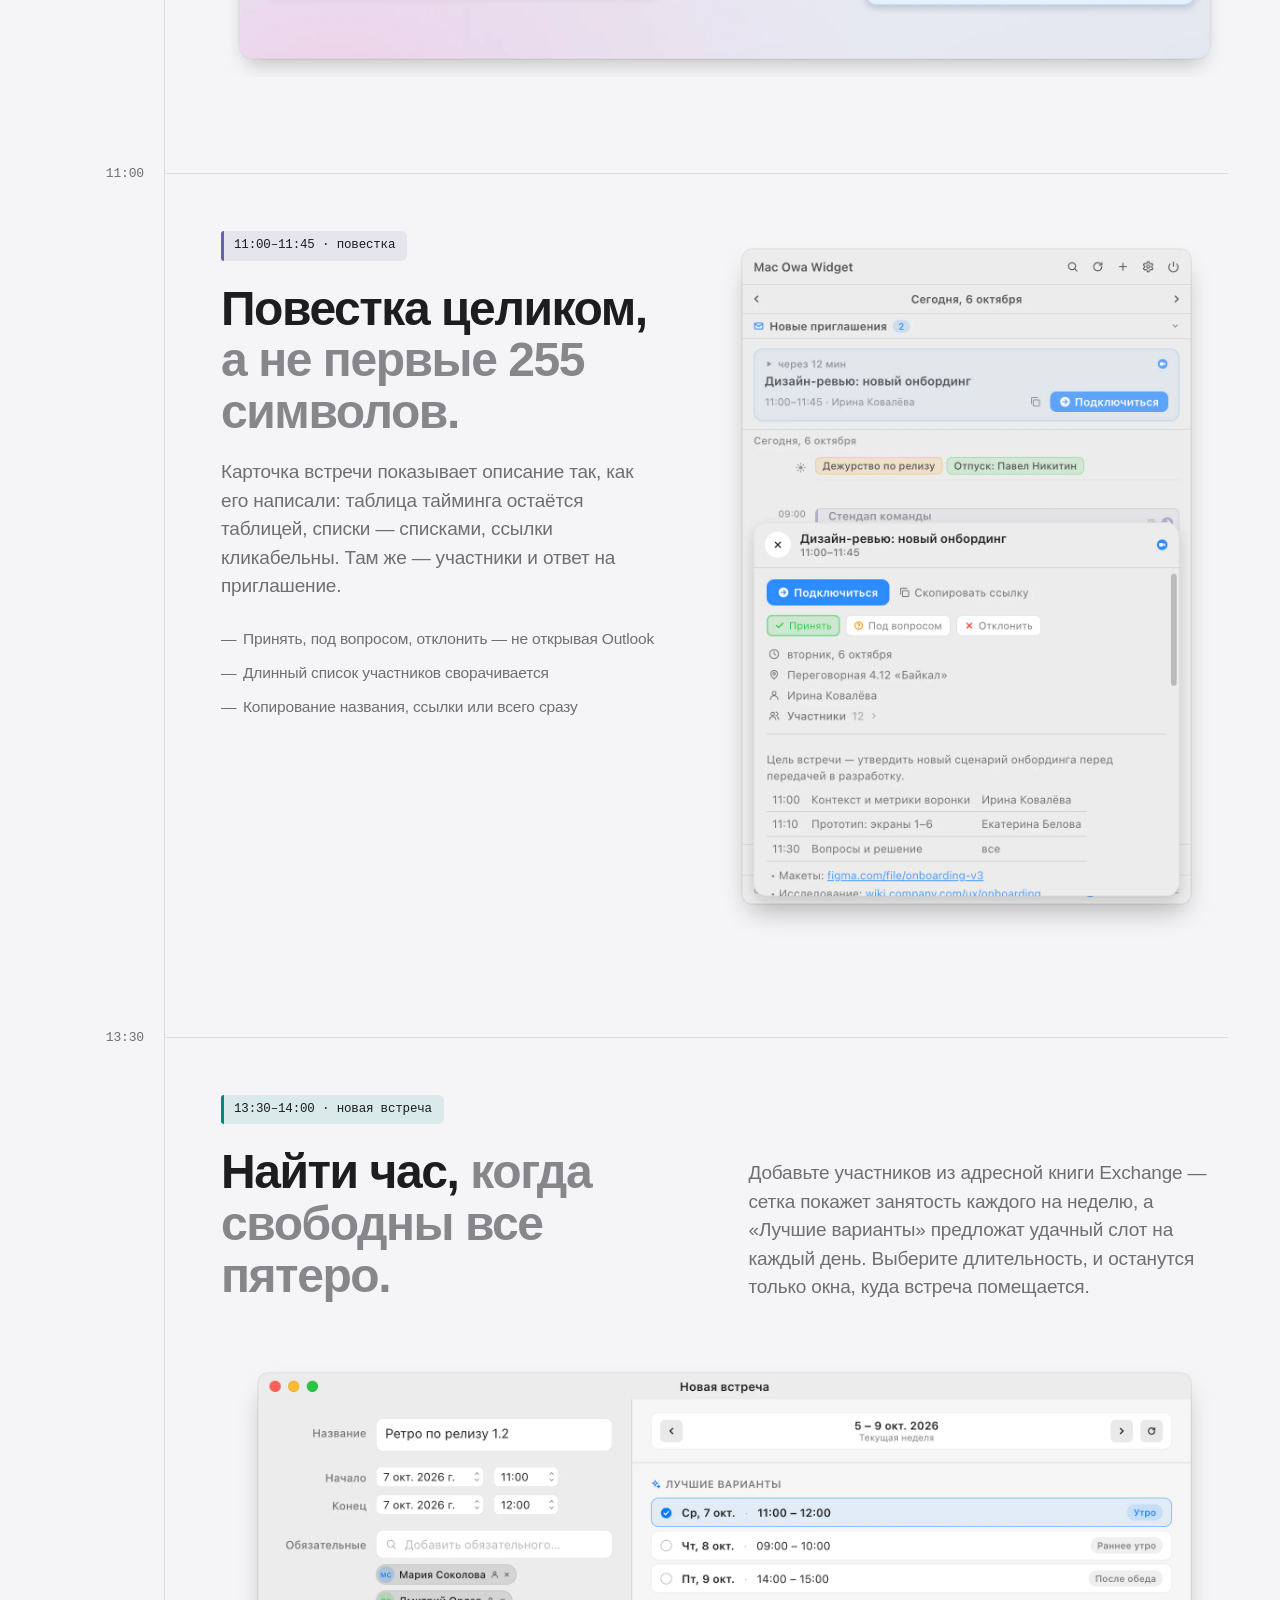
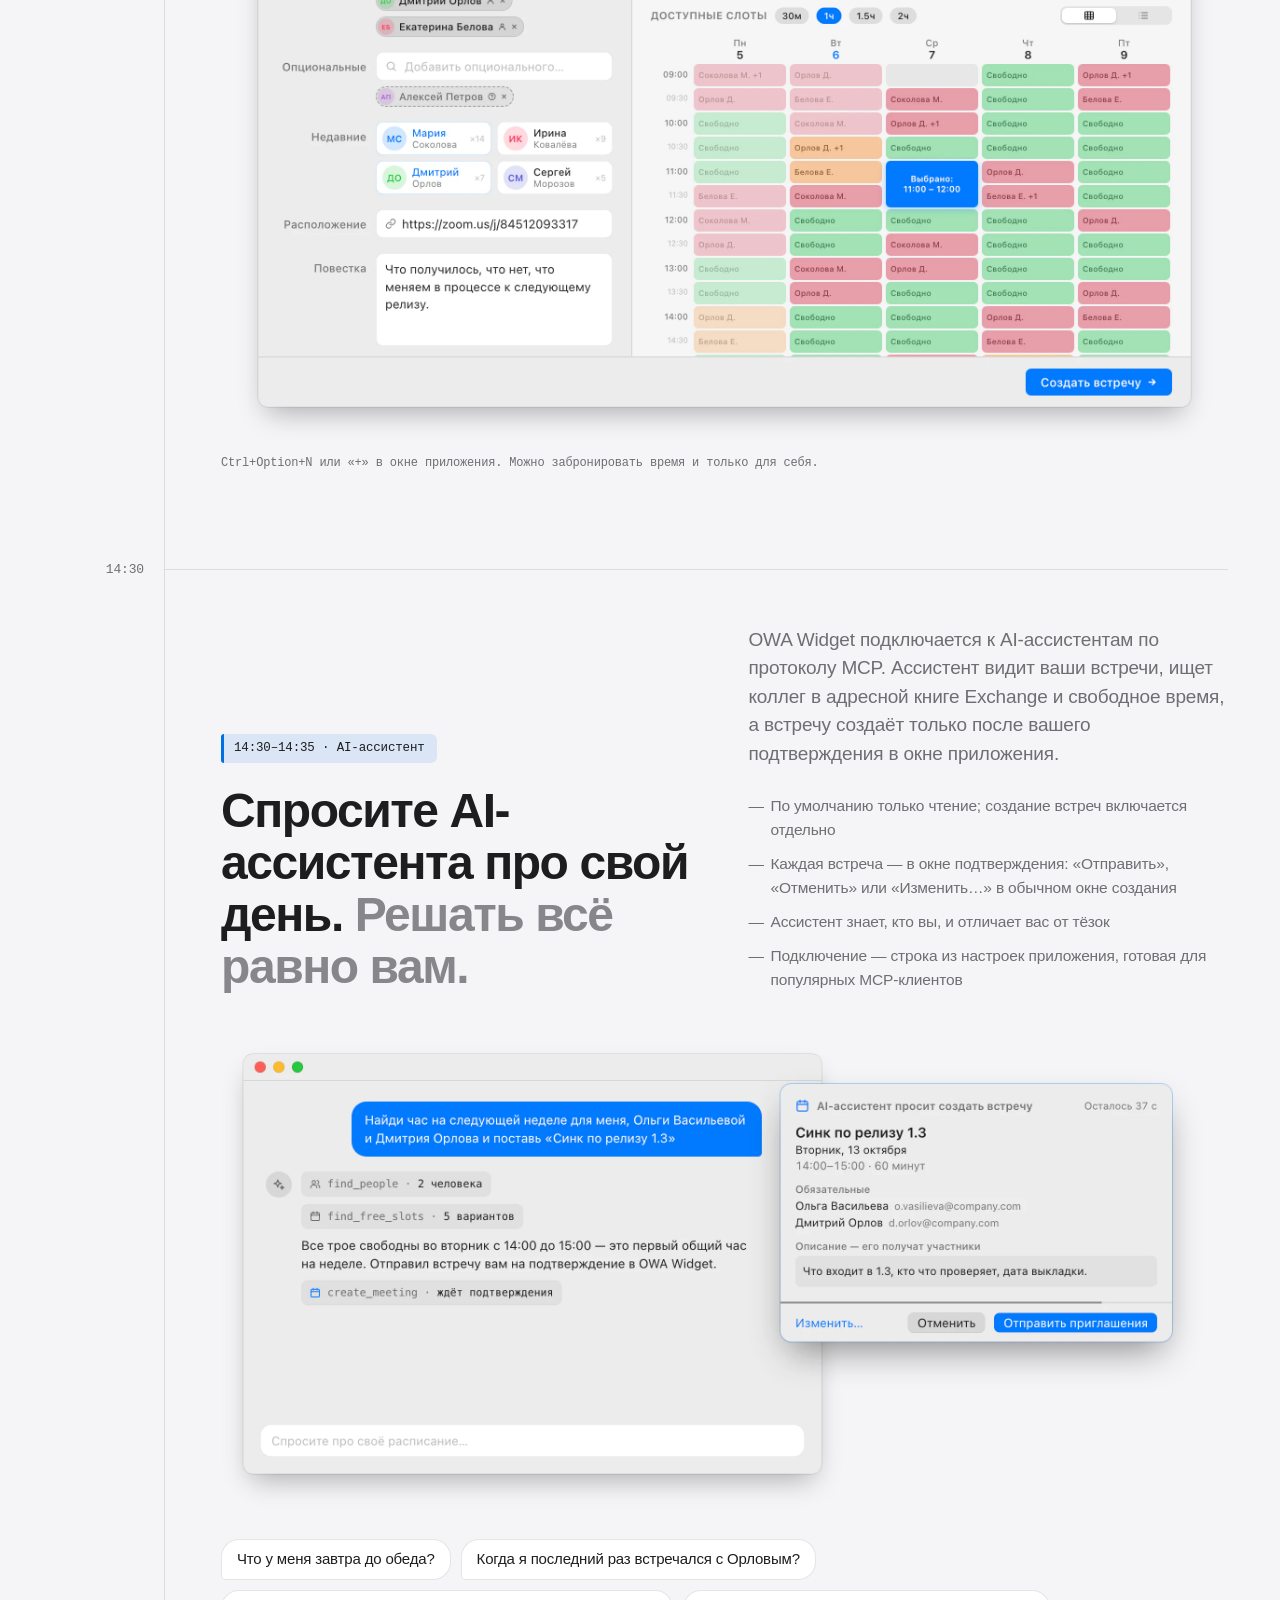
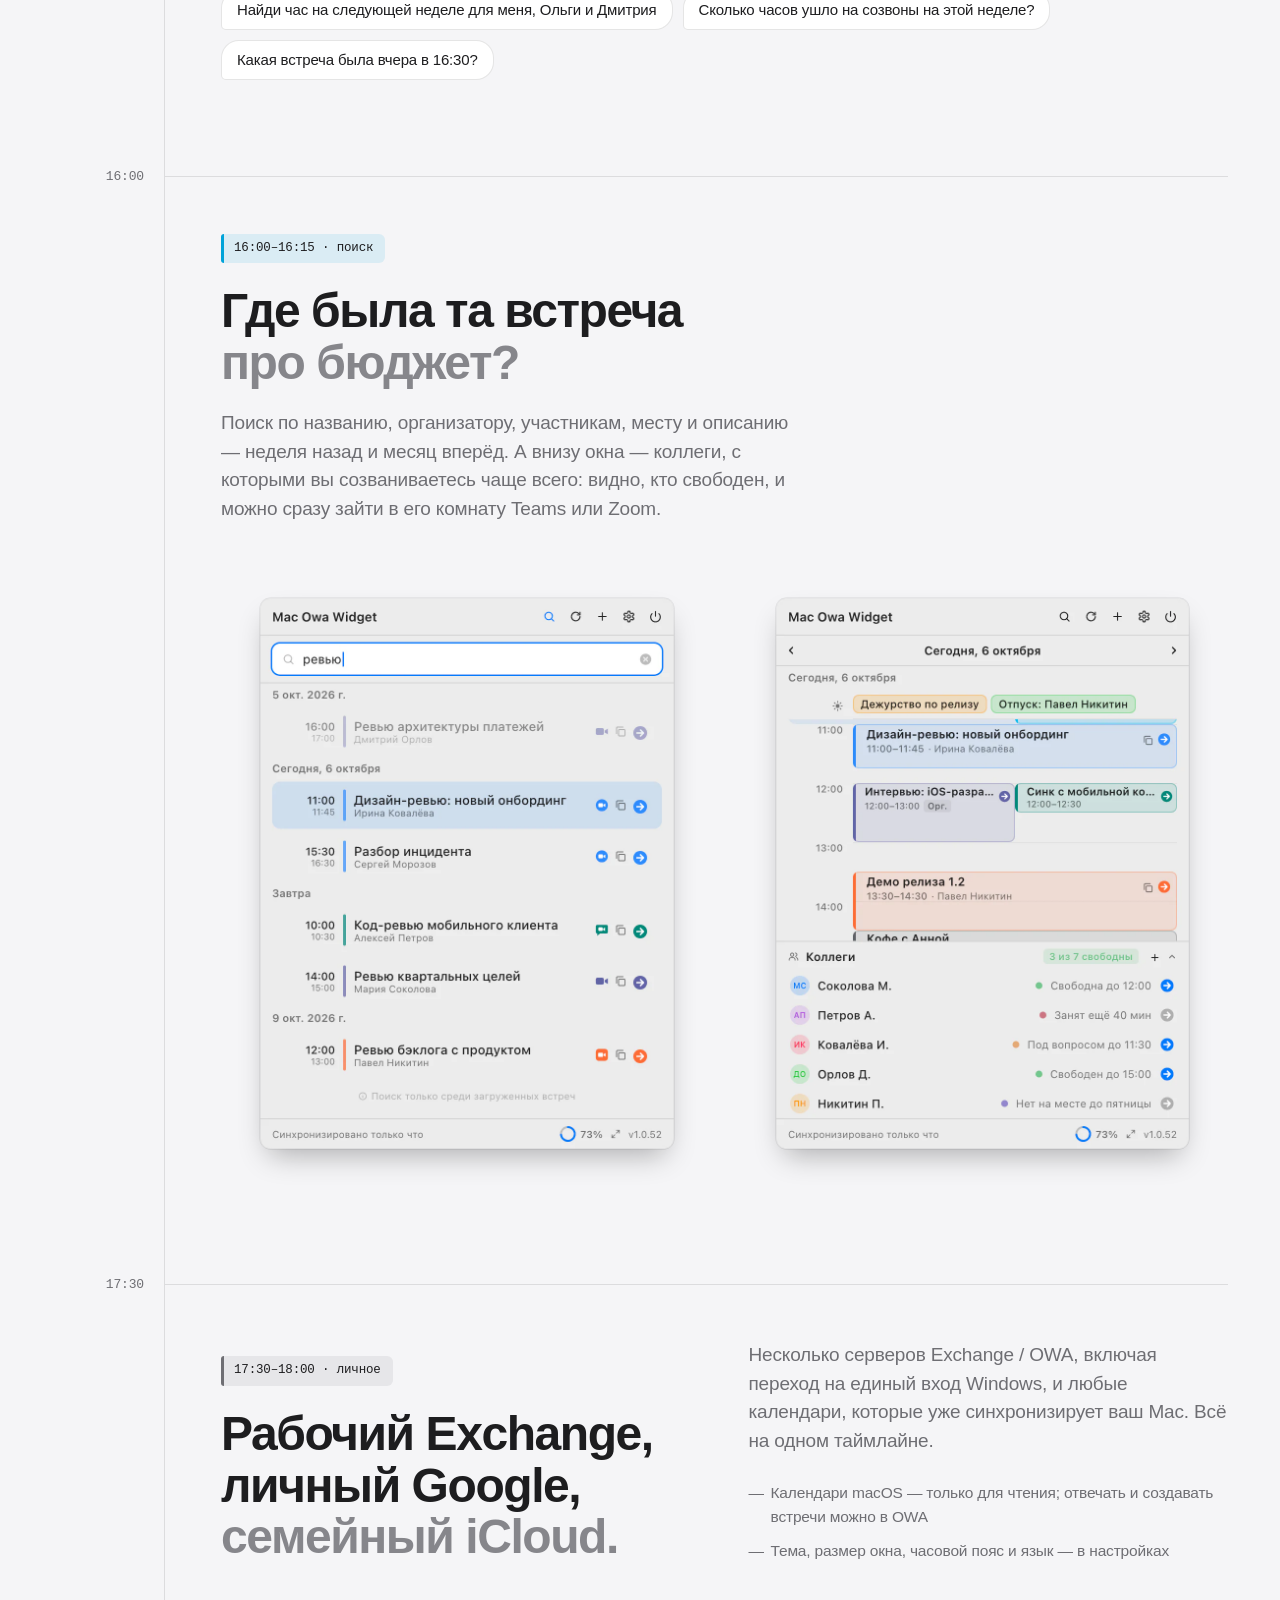
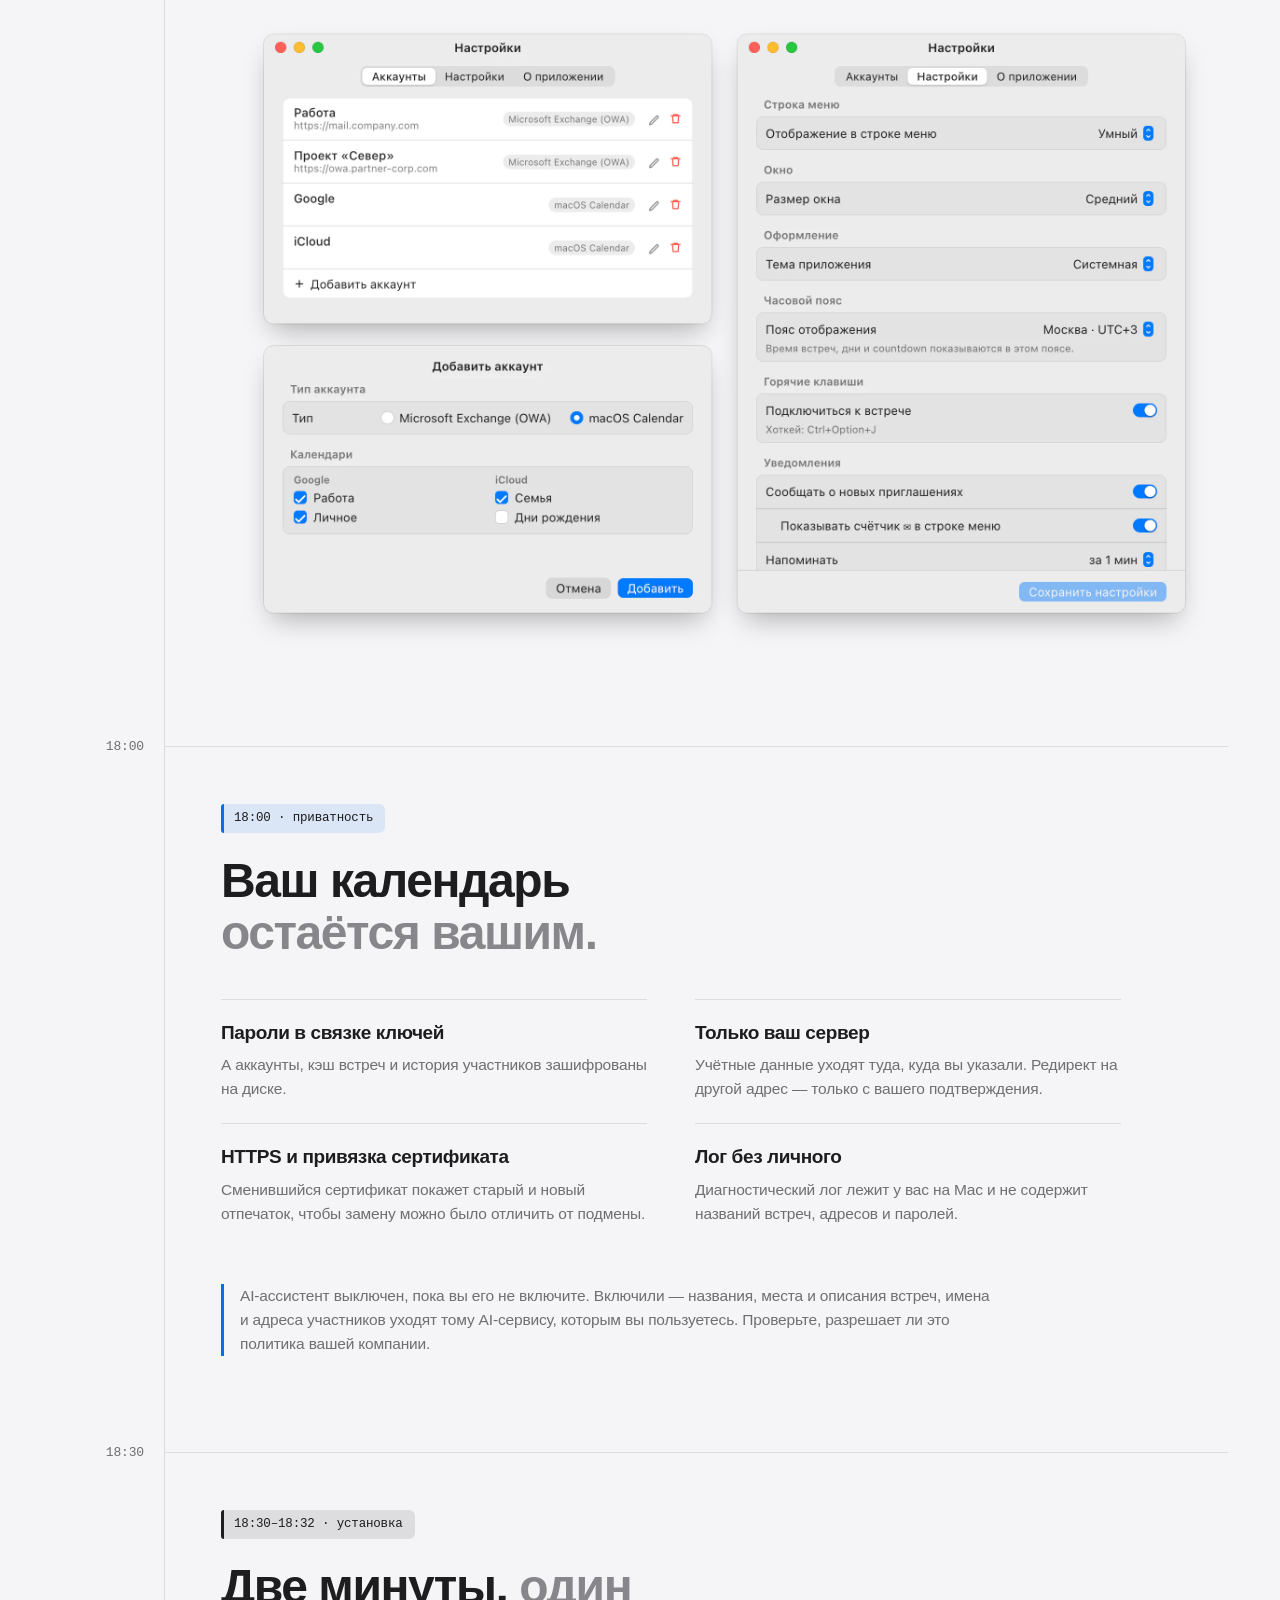
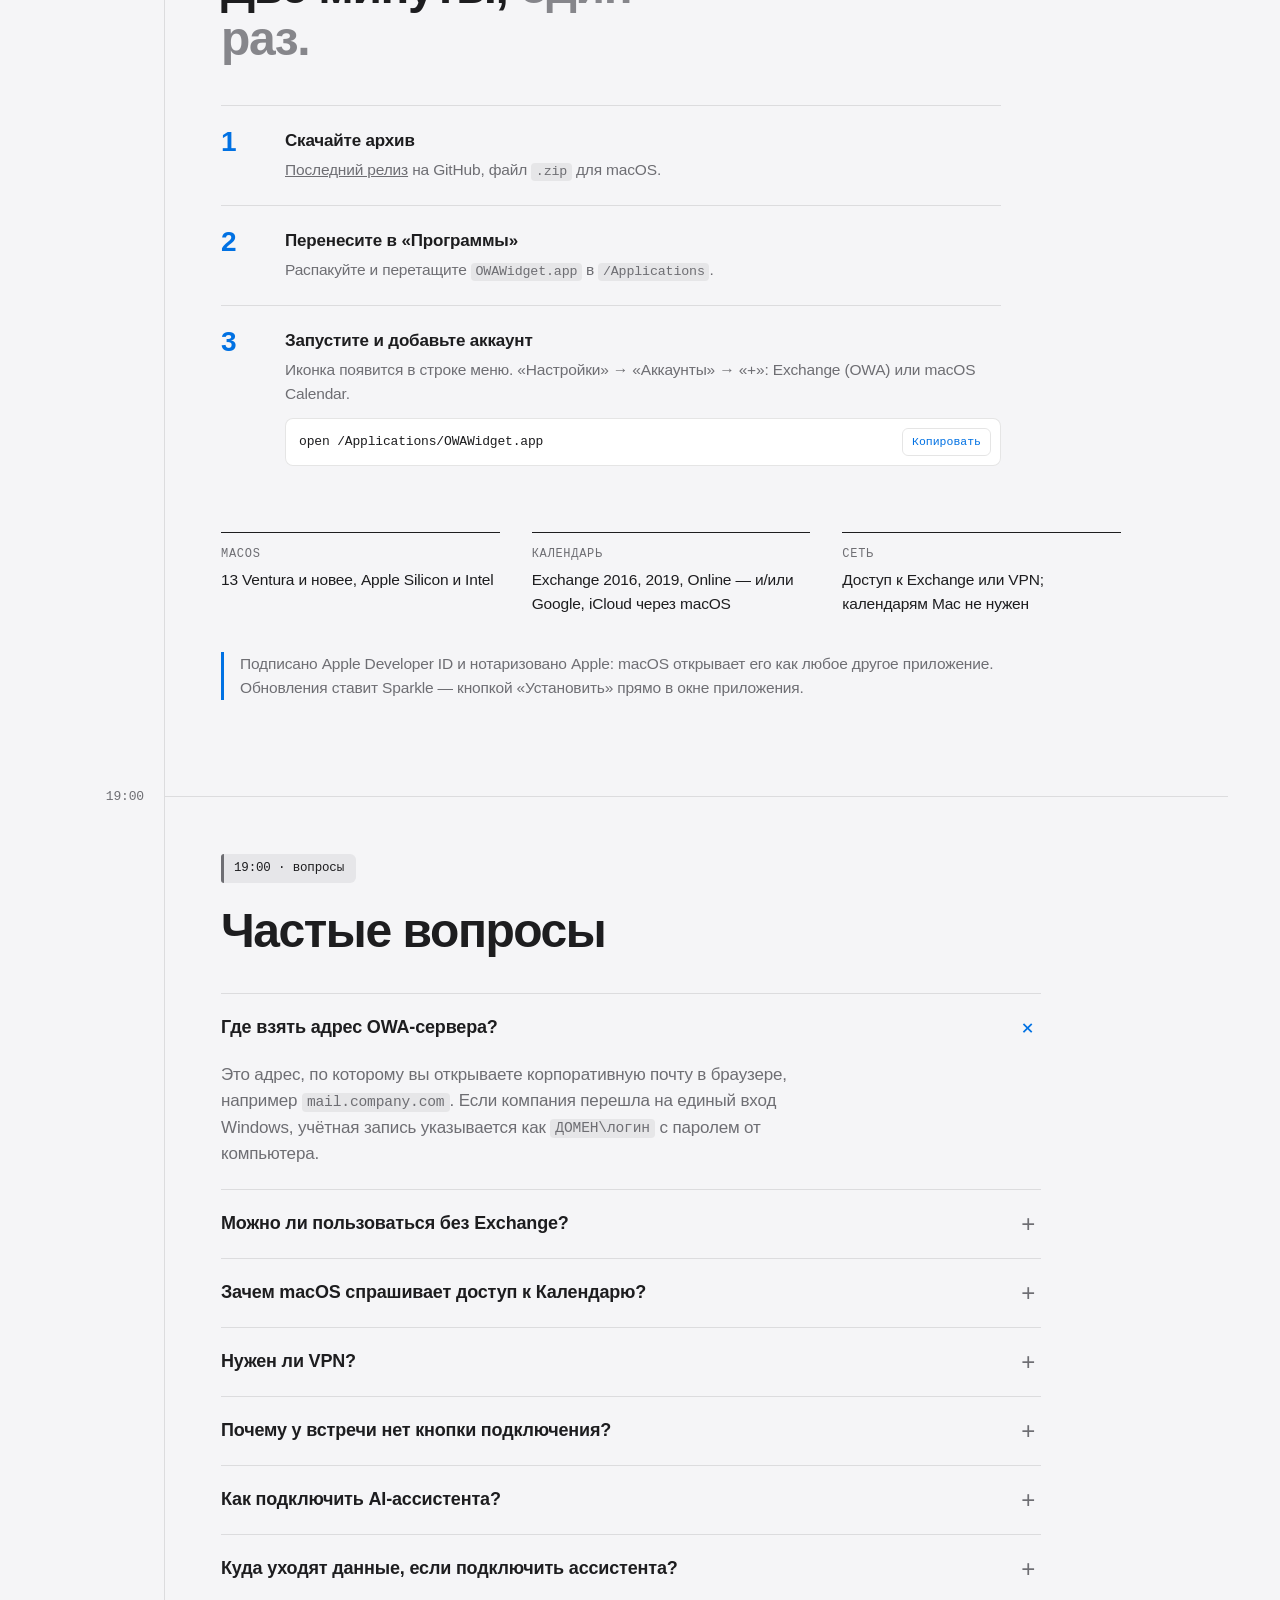
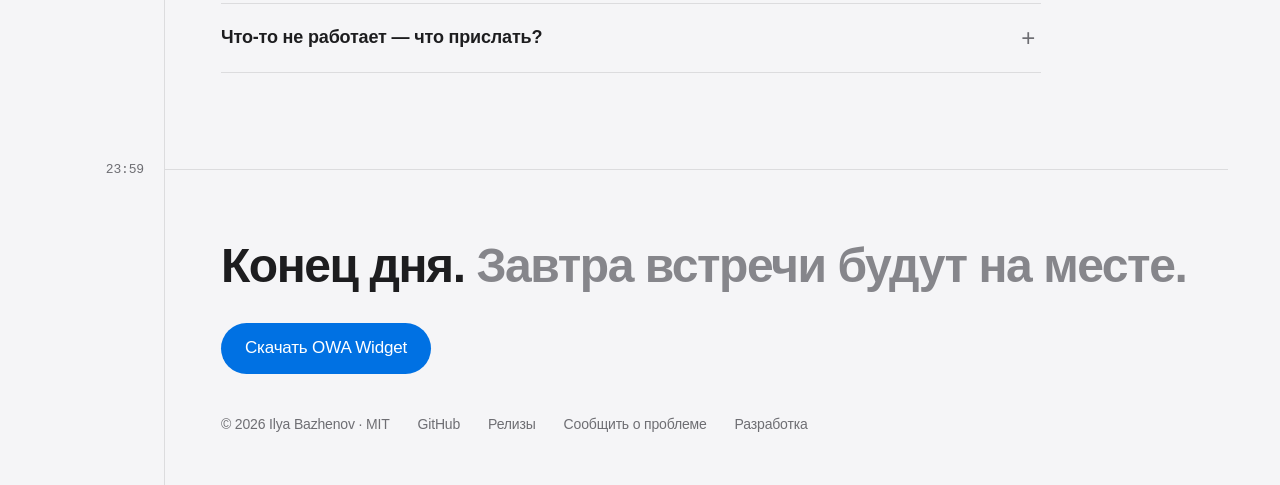
<file: docs/ru/index.html>
<!DOCTYPE html>
<html lang="ru">
<head>
<meta charset="UTF-8">
<meta name="viewport" content="width=device-width, initial-scale=1.0">
<title>OWA Widget — календарь Exchange / Outlook в строке меню macOS</title>
<meta name="description" content="Приложение для строки меню macOS: встречи из Microsoft Exchange / OWA, Google и iCloud, подключение к Teams, Zoom, Webex, Google Meet в один клик и MCP-сервер для AI-ассистентов.">
<link rel="canonical" href="https://ilyabazhenov.github.io/mac-owa-widget/ru/">
<link rel="alternate" hreflang="en" href="https://ilyabazhenov.github.io/mac-owa-widget/">
<link rel="alternate" hreflang="ru" href="https://ilyabazhenov.github.io/mac-owa-widget/ru/">
<link rel="alternate" hreflang="x-default" href="https://ilyabazhenov.github.io/mac-owa-widget/">
<link rel="icon" href="../images/app-icon-64.png" sizes="64x64">
<link rel="apple-touch-icon" href="../images/app-icon.png">
<meta name="theme-color" content="#f5f5f7" media="(prefers-color-scheme: light)">
<meta name="theme-color" content="#000000" media="(prefers-color-scheme: dark)">
<link rel="stylesheet" href="../site.css">
<script>
  try { var t = localStorage.getItem('owa-theme'); if (t === 'light' || t === 'dark') document.documentElement.dataset.theme = t; } catch (e) {}
</script>

<meta property="og:title" content="OWA Widget — календарь Exchange / Outlook в строке меню macOS">
<meta property="og:description" content="Встречи из Microsoft Exchange / OWA, Google и iCloud в строке меню macOS и подключение к звонку в один клик.">
<meta property="og:url" content="https://ilyabazhenov.github.io/mac-owa-widget/ru/">
<meta property="og:locale" content="ru_RU">
<meta property="og:locale:alternate" content="en_US">
<meta property="og:image" content="https://ilyabazhenov.github.io/mac-owa-widget/images/hero-light-ru.png">
<meta property="og:image:width" content="2560">
<meta property="og:image:height" content="1280">
<meta property="og:image:alt" content="OWA Widget. Встреча через 12 минут. Ссылка уже здесь.">
<meta property="og:type" content="website">
<meta property="og:site_name" content="OWA Widget">
<meta name="twitter:card" content="summary_large_image">

<script type="application/ld+json">
{
  "@context": "https://schema.org",
  "@graph": [
    {
      "@type": "SoftwareApplication",
      "@id": "https://ilyabazhenov.github.io/mac-owa-widget/#app",
      "name": "OWA Widget",
      "description": "Приложение для строки меню macOS: встречи из Microsoft Exchange / OWA, Google и iCloud и подключение к Teams, Zoom, Webex, Google Meet в один клик.",
      "url": "https://ilyabazhenov.github.io/mac-owa-widget/ru/",
      "inLanguage": "ru",
      "operatingSystem": "macOS 13+",
      "applicationCategory": "BusinessApplication",
      "applicationSubCategory": "Календарь",
      "downloadUrl": "https://github.com/ilyabazhenov/mac-owa-widget/releases/latest",
      "image": "https://ilyabazhenov.github.io/mac-owa-widget/images/hero-light-ru.png",
      "offers": {
        "@type": "Offer",
        "price": "0",
        "priceCurrency": "USD"
      },
      "license": "https://opensource.org/licenses/MIT",
      "author": {
        "@type": "Person",
        "name": "Ilya Bazhenov",
        "url": "https://github.com/ilyabazhenov"
      },
      "sameAs": [
        "https://github.com/ilyabazhenov/mac-owa-widget"
      ]
    },
    {
      "@type": "FAQPage",
      "inLanguage": "ru",
      "mainEntity": [
        {
          "@type": "Question",
          "name": "Где взять адрес OWA-сервера?",
          "acceptedAnswer": {
            "@type": "Answer",
            "text": "Это адрес, по которому вы открываете корпоративную почту в браузере, например mail.company.com. Если компания перешла на единый вход Windows, учётная запись указывается как ДОМЕН\\логин с паролем от компьютера."
          }
        },
        {
          "@type": "Question",
          "name": "Можно ли пользоваться без Exchange?",
          "acceptedAnswer": {
            "@type": "Answer",
            "text": "Да. Добавьте аккаунт «macOS Calendar» — виджет покажет календари, которые синхронизирует Mac: Google, iCloud, локальные. Они только для чтения: ответы на приглашения, создание встреч и «Коллеги» работают с Exchange / OWA."
          }
        },
        {
          "@type": "Question",
          "name": "Зачем macOS спрашивает доступ к Календарю?",
          "acceptedAnswer": {
            "@type": "Answer",
            "text": "Только чтобы читать календари Google, iCloud и локальные. Если у вас только Exchange / OWA, разрешение можно не давать."
          }
        },
        {
          "@type": "Question",
          "name": "Нужен ли VPN?",
          "acceptedAnswer": {
            "@type": "Answer",
            "text": "Если Exchange доступен только из корпоративной сети — да: приложение должно видеть тот же сервер, что и браузер. Календарям Google и iCloud VPN не нужен."
          }
        },
        {
          "@type": "Question",
          "name": "Почему у встречи нет кнопки подключения?",
          "acceptedAnswer": {
            "@type": "Answer",
            "text": "Кнопка появляется, когда в поле онлайн-встречи, месте или описании есть ссылка на звонок. Проверьте, что организатор её добавил."
          }
        },
        {
          "@type": "Question",
          "name": "Что-то не работает — что прислать?",
          "acceptedAnswer": {
            "@type": "Answer",
            "text": "Правый клик по иконке в строке меню → «Скопировать диагностику», и приложите текст к issue на GitHub. В логе нет названий встреч, адресов и паролей."
          }
        }
      ]
    }
  ]
}
</script>
</head>
<body>

<header>
  <div class="page bar">
    <a class="brand" href="./"><img src="../images/app-icon-64.png" width="24" height="24" alt="">OWA Widget</a>
    <nav class="menu">
      <a href="#join">Возможности</a>
      <a href="#install">Установка</a>
      <a href="#faq">Вопросы</a>
      <a href="https://github.com/ilyabazhenov/mac-owa-widget">GitHub</a>
    </nav>
    <nav class="lang" aria-label="Language">
      <a href="./" hreflang="ru" lang="ru" data-lang="ru" aria-current="page">RU</a>
      <a href="../" hreflang="en" lang="en" data-lang="en">EN</a>
    </nav>
    <button type="button" class="theme" id="theme" aria-label="Тема">
      <svg class="moon" viewBox="0 0 24 24" fill="none" stroke="currentColor" stroke-width="1.8" stroke-linecap="round" stroke-linejoin="round"><path d="M20.5 14.5A8.5 8.5 0 0 1 9.5 3.5a8.5 8.5 0 1 0 11 11Z"/></svg>
      <svg class="sun" viewBox="0 0 24 24" fill="none" stroke="currentColor" stroke-width="1.8" stroke-linecap="round"><circle cx="12" cy="12" r="4"/><path d="M12 2.5v2M12 19.5v2M2.5 12h2M19.5 12h2M5.3 5.3l1.4 1.4M17.3 17.3l1.4 1.4M5.3 18.7l1.4-1.4M17.3 6.7l1.4-1.4"/></svg>
    </button>
    <a class="btn btn-ink btn-small" href="https://github.com/ilyabazhenov/mac-owa-widget/releases/latest">Скачать</a>
  </div>
</header>

<main class="page">

  <!-- Now: the rail shows the time on the screenshot, so the headline and the popover tell one story -->
  <section class="slot hero">
    <div class="time"><span class="t">10:48</span><span class="now-tag">сейчас</span></div>
    <div class="body">
      <div class="hero-grid">
        <div>
          <p class="kicker">Строка меню macOS · Exchange / OWA, Google, iCloud</p>
          <h1>Встреча через<br>12&nbsp;минут.<br><em>Ссылка уже здесь.</em></h1>
          <p class="lead">Все встречи из Exchange, Google и iCloud на одном таймлайне — и звонок в Teams, Zoom или Webex одним нажатием.</p>
          <div class="cta">
            <a class="btn btn-ink" href="https://github.com/ilyabazhenov/mac-owa-widget/releases/latest">Скачать для macOS</a>
            <a class="link" href="https://github.com/ilyabazhenov/mac-owa-widget">Исходный код на GitHub ›</a>
          </div>
          <p class="fine"><span class="mono" id="version">v1.0</span> · macOS 13+ · Apple Silicon &amp; Intel · бесплатно<br>
            При первом запуске нужна одна команда в Терминале — <a href="#install">как установить</a></p></div>
        <figure class="shot">
          <img class="only-light" src="../images/popover-light-ru.webp" width="1120" height="1560" alt="Окно OWA Widget: таймлайн дня, ближайшая встреча, события на весь день и коллеги">
          <img class="only-dark" src="../images/popover-ru.webp" width="1120" height="1560" alt="Окно OWA Widget: таймлайн дня, ближайшая встреча, события на весь день и коллеги">
        </figure>
      </div>
    </div>
  </section>

  <!-- 09:58 Join -->
  <section class="slot" id="join" data-t="09:58">
    <div class="time"><span class="t">09:58</span></div>
    <div class="body">
      <div class="wide-head">
        <div>
          <span class="evt" style="--c:var(--zoom)">09:58–10:00 · подключение</span>
          <h2>Звонок через две минуты. <em>Ссылку не нужно искать в письме.</em></h2>
        </div>
        <div>
          <p class="lead">Приложение само находит ссылку на Teams, Zoom, Webex, Google Meet или KTalk — в поле онлайн-встречи, в месте или в описании. Остаётся нажать.</p>
          <ul class="facts">
            <li>Умный статус в строке меню: сколько до встречи и сколько до её конца</li>
            <li>Напоминание с кнопкой на том мониторе, где сейчас курсор</li>
            <li>Ctrl+Option+J — подключиться из любого приложения</li>
            <li>Встречу перенесли или отменили — панель сообщит и даст ответить сразу</li>
          </ul>
        </div>
      </div>
      <figure>
        <img class="only-light" src="../images/menubar-light-ru.webp" width="2200" height="1060" alt="Режимы строки меню, напоминание о встрече и панель изменений в календаре" loading="lazy"><img class="only-dark" src="../images/menubar-ru.webp" width="2200" height="1060" alt="Режимы строки меню, напоминание о встрече и панель изменений в календаре" loading="lazy">
      </figure>
    </div>
  </section>

  <!-- 11:00 Agenda -->
  <section class="slot" data-t="11:00">
    <div class="time"><span class="t">11:00</span></div>
    <div class="body split">
      <div>
        <span class="evt" style="--c:var(--teams)">11:00–11:45 · повестка</span>
        <h2>Повестка целиком, <em>а не первые 255 символов.</em></h2>
        <p class="lead">Карточка встречи показывает описание так, как его написали: таблица тайминга остаётся таблицей, списки — списками, ссылки кликабельны. Там же — участники и ответ на приглашение.</p>
        <ul class="facts">
          <li>Принять, под вопросом, отклонить — не открывая Outlook</li>
          <li>Длинный список участников сворачивается</li>
          <li>Копирование названия, ссылки или всего сразу</li>
        </ul>
      </div>
      <figure>
        <img class="only-light" src="../images/details-light-ru.webp" width="1120" height="1560" alt="Карточка встречи с кнопками ответа и повесткой" loading="lazy"><img class="only-dark" src="../images/details-ru.webp" width="1120" height="1560" alt="Карточка встречи с кнопками ответа и повесткой" loading="lazy">
      </figure>
    </div>
  </section>

  <!-- 13:30 Create -->
  <section class="slot" data-t="13:30">
    <div class="time"><span class="t">13:30</span></div>
    <div class="body">
      <div class="wide-head">
        <div>
          <span class="evt" style="--c:var(--meet)">13:30–14:00 · новая встреча</span>
          <h2>Найти час, <em>когда свободны все пятеро.</em></h2>
        </div>
        <p class="lead">Добавьте участников из адресной книги Exchange — сетка покажет занятость каждого на неделю, а «Лучшие варианты» предложат удачный слот на каждый день. Выберите длительность, и останутся только окна, куда встреча помещается.</p></div>
      <figure>
        <img class="only-light" src="../images/create-meeting-light-ru.webp" width="2160" height="1520" alt="Окно новой встречи с сеткой занятости" loading="lazy"><img class="only-dark" src="../images/create-meeting-ru.webp" width="2160" height="1520" alt="Окно новой встречи с сеткой занятости" loading="lazy">
        <figcaption>Ctrl+Option+N или «+» в окне приложения. Можно забронировать время и только для себя.</figcaption>
      </figure>
    </div>
  </section>

  <!-- 14:30 AI assistant -->
  <section class="slot" id="assistant" data-t="14:30">
    <div class="time"><span class="t">14:30</span></div>
    <div class="body">
      <div class="wide-head">
        <div>
          <span class="evt">14:30–14:35 · AI-ассистент</span>
          <h2>Спросите AI-ассистента про свой день. <em>Решать всё равно вам.</em></h2>
        </div>
        <div>
          <p class="lead">OWA Widget подключается к AI-ассистентам по протоколу MCP. Ассистент видит ваши встречи, ищет коллег в адресной книге Exchange и свободное время, а встречу создаёт только после вашего подтверждения в окне приложения.</p>
          <ul class="facts">
            <li>По умолчанию только чтение; создание встреч включается отдельно</li>
            <li>Каждая встреча — в окне подтверждения: «Отправить», «Отменить» или «Изменить…» в обычном окне создания</li>
            <li>Ассистент знает, кто вы, и отличает вас от тёзок</li>
            <li>Подключение — строка из настроек приложения, готовая для популярных MCP-клиентов</li>
          </ul>
        </div>
      </div>
      <figure>
        <img class="only-light" src="../images/assistant-light-ru.webp" width="2160" height="1040" alt="Ассистент находит общий свободный час и отправляет встречу на подтверждение в окно OWA Widget" loading="lazy"><img class="only-dark" src="../images/assistant-ru.webp" width="2160" height="1040" alt="Ассистент находит общий свободный час и отправляет встречу на подтверждение в окно OWA Widget" loading="lazy">
      </figure>
      <ul class="asks" aria-label="Примеры вопросов">
        <li>Что у меня завтра до обеда?</li>
        <li>Когда я последний раз встречался с Орловым?</li>
        <li>Найди час на следующей неделе для меня, Ольги и Дмитрия</li>
        <li>Сколько часов ушло на созвоны на этой неделе?</li>
        <li>Какая встреча была вчера в 16:30?</li>
      </ul>
    </div>
  </section>

  <!-- 16:00 Search & colleagues -->
  <section class="slot" data-t="16:00">
    <div class="time"><span class="t">16:00</span></div>
    <div class="body">
      <span class="evt" style="--c:var(--webex)">16:00–16:15 · поиск</span>
      <h2>Где была та встреча <em>про бюджет?</em></h2>
      <p class="lead">Поиск по названию, организатору, участникам, месту и описанию — неделя назад и месяц вперёд. А внизу окна — коллеги, с которыми вы созваниваетесь чаще всего: видно, кто свободен, и можно сразу зайти в его комнату Teams или Zoom.</p>
      <div class="pair">
        <figure>
          <img class="only-light" src="../images/search-light-ru.webp" width="1000" height="1280" alt="Результаты поиска встреч" loading="lazy"><img class="only-dark" src="../images/search-ru.webp" width="1000" height="1280" alt="Результаты поиска встреч" loading="lazy">
        </figure>
        <figure>
          <img class="only-light" src="../images/colleagues-light-ru.webp" width="1000" height="1280" alt="Раздел коллег с занятостью" loading="lazy"><img class="only-dark" src="../images/colleagues-ru.webp" width="1000" height="1280" alt="Раздел коллег с занятостью" loading="lazy">
        </figure>
      </div>
    </div>
  </section>

  <!-- 17:30 Accounts -->
  <section class="slot" data-t="17:30">
    <div class="time"><span class="t">17:30</span></div>
    <div class="body">
      <div class="wide-head">
        <div>
          <span class="evt" style="--c:var(--gray)">17:30–18:00 · личное</span>
          <h2>Рабочий Exchange, личный Google, <em>семейный iCloud.</em></h2>
        </div>
        <div>
          <p class="lead">Несколько серверов Exchange / OWA, включая переход на единый вход Windows, и любые календари, которые уже синхронизирует ваш Mac. Всё на одном таймлайне.</p>
          <ul class="facts">
            <li>Календари macOS — только для чтения; отвечать и создавать встречи можно в OWA</li>
            <li>Тема, размер окна, часовой пояс и язык — в настройках</li>
          </ul>
        </div>
      </div>
      <figure>
        <img class="only-light" src="../images/settings-light-ru.webp" width="2160" height="1400" alt="Список аккаунтов, выбор календарей macOS и настройки" loading="lazy"><img class="only-dark" src="../images/settings-ru.webp" width="2160" height="1400" alt="Список аккаунтов, выбор календарей macOS и настройки" loading="lazy">
      </figure>
    </div>
  </section>

  <!-- 18:00 Privacy -->
  <section class="slot" data-t="18:00">
    <div class="time"><span class="t">18:00</span></div>
    <div class="body">
      <span class="evt">18:00 · приватность</span>
      <h2>Ваш календарь <em>остаётся вашим.</em></h2>
      <div class="grid4">
        <div><b>Пароли в связке ключей</b>
          <p>А аккаунты, кэш встреч и история участников зашифрованы на диске.</p></div>
        <div><b>Только ваш сервер</b>
          <p>Учётные данные уходят туда, куда вы указали. Редирект на другой адрес — только с вашего подтверждения.</p></div>
        <div><b>HTTPS и привязка сертификата</b>
          <p>Сменившийся сертификат покажет старый и новый отпечаток, чтобы замену можно было отличить от подмены.</p></div>
        <div><b>Лог без личного</b>
          <p>Диагностический лог лежит у вас на Mac и не содержит названий встреч, адресов и паролей.</p></div>
      </div>
      <p class="aside">AI-ассистент выключен, пока вы его не включите. Включили — названия, места и описания встреч, имена и адреса участников уходят тому AI-сервису, которым вы пользуетесь. Проверьте, разрешает ли это политика вашей компании.</p>
    </div>
  </section>

  <!-- 18:30 Install -->
  <section class="slot" id="install" data-t="18:30">
    <div class="time"><span class="t">18:30</span></div>
    <div class="body">
      <span class="evt" style="--c:var(--ink)">18:30–18:32 · установка</span>
      <h2>Две минуты, <em>один раз.</em></h2>
      <ol class="steps">
        <li><div><b>Скачайте архив</b>
          <p><a href="https://github.com/ilyabazhenov/mac-owa-widget/releases/latest">Последний релиз</a> на GitHub, файл <code>.zip</code> для macOS.</p></div></li>
        <li><div><b>Перенесите в «Программы»</b>
          <p>Распакуйте и перетащите <code>OWAWidget.app</code> в <code>/Applications</code>.</p></div></li>
        <li><div><b>Запустите и добавьте аккаунт</b>
          <p>Иконка появится в строке меню. «Настройки» → «Аккаунты» → «+»: Exchange (OWA) или macOS Calendar.</p>
          <div class="cmd"><code>open /Applications/OWAWidget.app</code><button type="button" data-copy>Копировать</button></div></div></li>
      </ol>
      <dl class="req">
        <div><dt>macOS</dt><dd>13 Ventura и новее, Apple Silicon и Intel</dd></div>
        <div><dt>Календарь</dt><dd>Exchange 2016, 2019, Online — и/или Google, iCloud через macOS</dd></div>
        <div><dt>Сеть</dt><dd>Доступ к Exchange или VPN; календарям Mac не нужен</dd></div>
      </dl>
      <p class="aside">Подписано Apple Developer ID и нотаризовано Apple: macOS открывает его как любое другое приложение. Обновления ставит Sparkle — кнопкой «Установить» прямо в окне приложения.</p></div>
  </section>

  <!-- 19:00 FAQ -->
  <section class="slot" id="faq" data-t="19:00">
    <div class="time"><span class="t">19:00</span></div>
    <div class="body">
      <span class="evt" style="--c:var(--ink-3)">19:00 · вопросы</span>
      <h2>Частые вопросы</h2>
      <div class="faq">
        <details open>
          <summary>Где взять адрес OWA-сервера?</summary>
          <p>Это адрес, по которому вы открываете корпоративную почту в браузере, например <code>mail.company.com</code>. Если компания перешла на единый вход Windows, учётная запись указывается как <code>ДОМЕН\логин</code> с паролем от компьютера.</p>
        </details>
        <details>
          <summary>Можно ли пользоваться без Exchange?</summary>
          <p>Да. Добавьте аккаунт «macOS Calendar» — виджет покажет календари, которые синхронизирует Mac: Google, iCloud, локальные. Они только для чтения: ответы на приглашения, создание встреч и «Коллеги» работают с Exchange / OWA.</p>
        </details>
        <details>
          <summary>Зачем macOS спрашивает доступ к Календарю?</summary>
          <p>Только чтобы читать календари Google, iCloud и локальные. Если у вас только Exchange / OWA, разрешение можно не давать.</p>
        </details>
        <details>
          <summary>Нужен ли VPN?</summary>
          <p>Если Exchange доступен только из корпоративной сети — да: приложение должно видеть тот же сервер, что и браузер. Календарям Google и iCloud VPN не нужен.</p>
        </details>
        <details>
          <summary>Почему у встречи нет кнопки подключения?</summary>
          <p>Кнопка появляется, когда в поле онлайн-встречи, месте или описании есть ссылка на звонок. Проверьте, что организатор её добавил.</p>
        </details>
        <details>
          <summary>Как подключить AI-ассистента?</summary>
          <p>В «Настройках» → «AI (MCP)» включите доступ и скопируйте готовую строку подключения для своего MCP-клиента. Ассистент видит встречи за последние 7 дней и на 30 дней вперёд. Создавать встречи он сможет, только если включить это отдельным переключателем, и каждую вы подтверждаете в окне приложения.</p>
        </details>
        <details>
          <summary>Куда уходят данные, если подключить ассистента?</summary>
          <p>Само приложение никуда их не отправляет: ассистент получает данные через локальное соединение на вашем Mac. Но то, что ассистент прочитал, — названия, описания и участники встреч — уходит AI-сервису, которым вы пользуетесь. Пока доступ выключен, ассистент не видит ничего.</p>
        </details>
        <details>
          <summary>Что-то не работает — что прислать?</summary>
          <p>Правый клик по иконке в строке меню → «Скопировать диагностику», и приложите текст к <a href="https://github.com/ilyabazhenov/mac-owa-widget/issues">issue на GitHub</a>. В логе нет названий встреч, адресов и паролей.</p>
        </details>
      </div>
    </div>
  </section>

  <!-- 23:59 -->
  <section class="slot end">
    <div class="time"><span class="t">23:59</span></div>
    <div class="body">
      <h2>Конец дня. <em>Завтра встречи будут на месте.</em></h2>
      <div class="cta">
        <a class="btn btn-ink" href="https://github.com/ilyabazhenov/mac-owa-widget/releases/latest">Скачать OWA Widget</a>
      </div>
      <div class="foot">
        <span>© 2026 Ilya Bazhenov · MIT</span>
        <a href="https://github.com/ilyabazhenov/mac-owa-widget">GitHub</a>
        <a href="https://github.com/ilyabazhenov/mac-owa-widget/releases">Релизы</a>
        <a href="https://github.com/ilyabazhenov/mac-owa-widget/issues">Сообщить о проблеме</a>
        <a href="https://github.com/ilyabazhenov/mac-owa-widget/blob/main/DEVELOPMENT.md">Разработка</a>
      </div>
    </div>
  </section>

</main>

<script src="../site.js" defer></script>
</body>
</html>
</file>
<file: docs/site.css>
:root{
  --paper:#f5f5f7;
  --paper-2:#e8e8ed;
  --card:#ffffff;
  --ink:#1d1d1f;
  --ink-2:#6e6e73;
  --ink-3:#6e6e73;
  --ink-soft:#86868b;
  --hair:rgba(0,0,0,.1);
  --accent:#0071e3;
  --teams:#6264a7; --zoom:#2d8cff; --meet:#00897b; --webex:#00a3d9; --gray:#6e6e73;
  --display:-apple-system,BlinkMacSystemFont,"SF Pro Display","Segoe UI",Roboto,"Helvetica Neue",Arial,sans-serif;
  --sans:-apple-system,BlinkMacSystemFont,"SF Pro Text","Segoe UI",Roboto,"Helvetica Neue",Arial,sans-serif;
  --mono:ui-monospace,"SF Mono",SFMono-Regular,Menlo,Consolas,monospace;
  --rail:112px;
  --gap:56px;
  --maxw:1240px;
  color-scheme:light;
}
@media (prefers-color-scheme: dark){
  :root:not([data-theme="light"]){
    --paper:#000000;
    --paper-2:#1d1d1f;
    --card:#161617;
    --ink:#f5f5f7;
    --ink-2:#a1a1a6;
    --ink-3:#86868b;
    --ink-soft:#86868b;
    --hair:rgba(255,255,255,.14);
    --accent:#2997ff;
    --teams:#8b8dd6; --zoom:#5ea2ff; --meet:#3fbfae; --webex:#3cc3e6; --gray:#a1a1a6;
    color-scheme:dark;
  }
}
:root[data-theme="dark"]{
  --paper:#000000;
  --paper-2:#1d1d1f;
  --card:#161617;
  --ink:#f5f5f7;
  --ink-2:#a1a1a6;
  --ink-3:#86868b;
  --ink-soft:#86868b;
  --hair:rgba(255,255,255,.14);
  --accent:#2997ff;
  --teams:#8b8dd6; --zoom:#5ea2ff; --meet:#3fbfae; --webex:#3cc3e6; --gray:#a1a1a6;
  color-scheme:dark;
}

*{box-sizing:border-box;margin:0;padding:0}
html{scroll-behavior:smooth;-webkit-text-size-adjust:100%}
body{background:var(--paper);color:var(--ink);font-family:var(--sans);font-size:17px;line-height:1.55;letter-spacing:-.01em;-webkit-font-smoothing:antialiased}
a{color:inherit}
img{max-width:100%;height:auto;display:block}
code{font-family:var(--mono);font-size:.86em;background:color-mix(in srgb,var(--ink) 7%,transparent);padding:.1em .35em;border-radius:4px}
::selection{background:var(--accent);color:var(--paper)}

.only-dark{display:none}
:root[data-theme="dark"] .only-dark{display:block}
:root[data-theme="dark"] .only-light{display:none}
@media (prefers-color-scheme: dark){
  :root:not([data-theme="light"]) .only-dark{display:block}
  :root:not([data-theme="light"]) .only-light{display:none}
}

.page{max-width:var(--maxw);margin:0 auto;padding:0 32px}

/* ---------- Header ---------- */
header{position:sticky;top:0;z-index:20;background:color-mix(in srgb,var(--paper) 80%,transparent);backdrop-filter:saturate(180%) blur(20px);-webkit-backdrop-filter:saturate(180%) blur(20px);border-bottom:1px solid var(--hair)}
.bar{display:flex;align-items:center;gap:28px;height:52px}
.brand{display:flex;align-items:center;gap:9px;text-decoration:none;font-family:var(--display);font-size:17px;font-weight:600;letter-spacing:-.02em}
.brand img{width:24px;height:24px}
.bar .menu{display:flex;gap:24px;margin-left:auto;font-size:13px;color:var(--ink-2)}
.bar .menu a{text-decoration:none}
.bar .menu a:hover{color:var(--ink)}
.lang{display:flex;gap:2px;font-family:var(--mono);font-size:12px}
.lang a{color:var(--ink-3);text-decoration:none;padding:4px 6px;border-radius:4px}
.lang a:hover{color:var(--ink)}
.lang a[aria-current="page"]{color:var(--ink);background:var(--paper-2)}
.theme{background:none;border:0;color:var(--ink-2);width:30px;height:30px;border-radius:50%;display:grid;place-items:center;cursor:pointer;margin-left:-10px}
.theme:hover{color:var(--ink);background:var(--paper-2)}
.theme svg{width:17px;height:17px}
.theme .sun{display:none}
:root[data-theme="dark"] .theme .sun{display:block}
:root[data-theme="dark"] .theme .moon{display:none}
.btn{display:inline-flex;align-items:center;gap:10px;text-decoration:none;font-weight:500;font-size:17px;border-radius:980px;padding:12px 24px;transition:background .15s ease}
.btn-ink{background:#0071e3;color:#fff}
.btn-ink:hover{background:#0077ed}
.btn-small{padding:4px 13px;font-size:13px;background:none;color:var(--accent);box-shadow:inset 0 0 0 1px var(--accent)}
.btn-small:hover{background:var(--accent);color:#fff}
.link{text-decoration:none;font-size:17px;color:var(--accent)}
.link:hover{text-decoration:underline}

/* ---------- Timeline slots ---------- */
.slot{display:grid;grid-template-columns:var(--rail) minmax(0,1fr)}
.time{position:relative;font-family:var(--mono);font-size:13px;color:var(--ink-3);text-align:right;padding-right:20px;transform:translateY(-.72em);white-space:nowrap}
.time .t{position:sticky;top:78px;display:inline-flex;align-items:center;gap:8px}
.slot.is-now .time{color:var(--accent)}
.slot.is-now .time .t::before,.hero .time .t::before{content:"";width:7px;height:7px;border-radius:50%;background:var(--accent)}
.body{border-top:1px solid var(--hair);border-left:1px solid var(--hair);padding:56px 0 96px var(--gap);min-width:0}

.evt{display:inline-flex;align-items:center;gap:6px;font-family:var(--mono);font-size:12.5px;color:var(--ink);padding:5px 12px 5px 10px;border-left:3px solid var(--c,var(--accent));background:color-mix(in srgb,var(--c,var(--accent)) 11%,transparent);border-radius:3px 6px 6px 3px}
.evt span{color:var(--ink-2)}
h1,h2{font-family:var(--display);font-weight:700;letter-spacing:-.035em}
h1{font-size:clamp(40px,4.6vw,58px);line-height:1.06;letter-spacing:-.025em}
h2{font-size:clamp(32px,3.9vw,48px);line-height:1.08;margin:22px 0 20px;max-width:18ch;letter-spacing:-.03em}
h1 em,h2 em{font-style:normal;color:var(--ink-soft)}
.lead{font-size:19px;line-height:1.5;color:var(--ink-2);max-width:54ch}
.facts{list-style:none;margin-top:26px;display:grid;gap:10px;max-width:56ch}
.facts li{display:grid;grid-template-columns:22px 1fr;font-size:15.5px;color:var(--ink-2)}
.facts li::before{content:"—";color:var(--ink-3)}

.split{display:grid;grid-template-columns:minmax(0,5fr) minmax(0,6fr);gap:48px;align-items:start}
.split figure{margin-top:-18px}
.wide-head{display:grid;grid-template-columns:minmax(0,1fr) minmax(0,1fr);gap:48px;align-items:end;margin-bottom:34px}
.wide-head h2{margin-bottom:0}
figure img{width:100%}
figcaption{font-family:var(--mono);font-size:12px;color:var(--ink-3);margin-top:10px}
.pair{display:grid;grid-template-columns:1fr 1fr;gap:24px;margin-top:36px}

/* ---------- Hero ---------- */
.hero{margin-top:36px}
.hero .body{padding-top:44px;padding-bottom:88px}
.hero .time{color:var(--accent)}
.hero .time .t{position:static}
.now-tag{display:block;font-size:11px;color:var(--ink-3);margin-top:2px;text-align:right}
.hero-grid{display:grid;grid-template-columns:minmax(0,1fr) 440px;gap:40px;align-items:center}
.kicker{font-size:17px;font-weight:600;color:var(--ink-2);letter-spacing:-.015em;margin-bottom:14px}
.hero .lead{margin-top:22px;max-width:40ch}
.cta{display:flex;flex-wrap:wrap;align-items:center;gap:22px;margin-top:32px}
.fine{font-size:13px;color:var(--ink-3);margin-top:18px;line-height:1.5}
.fine a{color:var(--accent);text-decoration:none}
.fine a:hover{text-decoration:underline}
.fine .mono{font-family:var(--mono);font-size:12px}

.shot{position:relative;margin:-28px -32px -36px 0}
.shot img{width:100%}

/* ---------- Privacy ---------- */
.grid4{display:grid;grid-template-columns:repeat(2,minmax(0,1fr));gap:0 48px;margin-top:40px;max-width:900px}
.grid4 div{border-top:1px solid var(--hair);padding:18px 0 22px}
.grid4 b{display:block;font-family:var(--display);font-weight:600;font-size:19px;letter-spacing:-.02em;margin-bottom:6px}
.grid4 p{font-size:15.5px;color:var(--ink-2)}

/* ---------- Install ---------- */
.steps{list-style:none;counter-reset:s;margin-top:40px;max-width:780px}
.steps li{counter-increment:s;display:grid;grid-template-columns:56px minmax(0,1fr);gap:8px;border-top:1px solid var(--hair);padding:22px 0}
.steps li::before{content:counter(s);font-family:var(--display);font-weight:600;font-size:28px;line-height:1;color:var(--accent)}
.steps b{display:block;font-weight:600;margin-bottom:4px}
.steps p{color:var(--ink-2);font-size:15.5px}
.cmd{display:flex;align-items:center;gap:12px;margin-top:12px;background:var(--card);box-shadow:inset 0 0 0 1px var(--hair);border-radius:8px;padding:10px 10px 10px 14px;font-family:var(--mono);font-size:13px}
.cmd code{background:none;padding:0;font-size:inherit;white-space:nowrap;overflow-x:auto;min-width:0}
.cmd button{margin-left:auto;flex:none;background:none;border:1px solid var(--hair);color:var(--accent);font:inherit;font-size:11.5px;padding:4px 9px;border-radius:6px;cursor:pointer}
.cmd button:hover{color:var(--ink);border-color:var(--ink-3)}
.req{display:grid;grid-template-columns:repeat(3,minmax(0,1fr));gap:0 32px;margin-top:44px;max-width:900px}
.req div{border-top:1px solid var(--ink);padding-top:12px}
.req dt{font-family:var(--mono);font-size:12px;color:var(--ink-3);text-transform:uppercase;letter-spacing:.06em}
.req dd{font-size:15.5px;margin-top:4px}
.asks{list-style:none;display:flex;flex-wrap:wrap;gap:10px;margin-top:28px;max-width:980px}
.asks li{font-size:15px;line-height:1.35;padding:9px 15px;border-radius:18px 18px 18px 5px;background:var(--card);border:1px solid var(--hair);color:var(--ink)}
.aside{margin-top:36px;max-width:780px;font-size:15.5px;color:var(--ink-2);padding-left:16px;border-left:3px solid var(--accent)}

/* ---------- FAQ ---------- */
.faq{margin-top:36px;max-width:820px}
details{border-top:1px solid var(--hair)}
details:last-child{border-bottom:1px solid var(--hair)}
summary{list-style:none;cursor:pointer;padding:20px 40px 20px 0;font-size:18px;font-weight:600;position:relative}
summary::-webkit-details-marker{display:none}
summary::after{content:"+";position:absolute;right:6px;top:15px;font-family:var(--display);font-size:24px;font-weight:300;color:var(--ink-3);transition:transform .2s ease}
details[open] summary::after{transform:rotate(45deg);color:var(--accent)}
details p{color:var(--ink-2);padding:0 40px 22px 0;max-width:66ch}

/* ---------- End of day ---------- */
.end .body{padding-top:48px;padding-bottom:56px}
.end h2{max-width:none}
.foot{display:flex;flex-wrap:wrap;gap:12px 28px;margin-top:40px;font-size:14px;color:var(--ink-3)}
.foot a{text-decoration:none}
.foot a:hover{color:var(--ink)}

@media (prefers-reduced-motion: reduce){
  html{scroll-behavior:auto}
  .btn,summary::after{transition:none}
}

/* ---------- Responsive ---------- */
@media (max-width:1100px){
  .hero-grid{grid-template-columns:1fr;gap:36px}
  .shot{margin:0 auto;width:min(480px,100%)}
  .split,.wide-head{grid-template-columns:1fr;gap:28px}
  .split figure{margin-top:0;max-width:520px}
}
@media (max-width:760px){
  :root{--rail:0px;--gap:0px}
  .page{padding:0 16px}
  .bar{gap:14px}
  .bar .menu{display:none}
  .lang{margin-left:auto}
  .slot{display:block}
  .time{transform:none;text-align:left;padding:0}
  .time .t{position:static;padding:14px 0 0}
  .now-tag{display:inline;margin-left:8px}
  .body{border-left:0;padding:22px 0 64px}
  .hero .body{padding-top:26px}
  .pair,.grid4,.req{grid-template-columns:1fr}
  .lead{font-size:17.5px}
}
</file>
